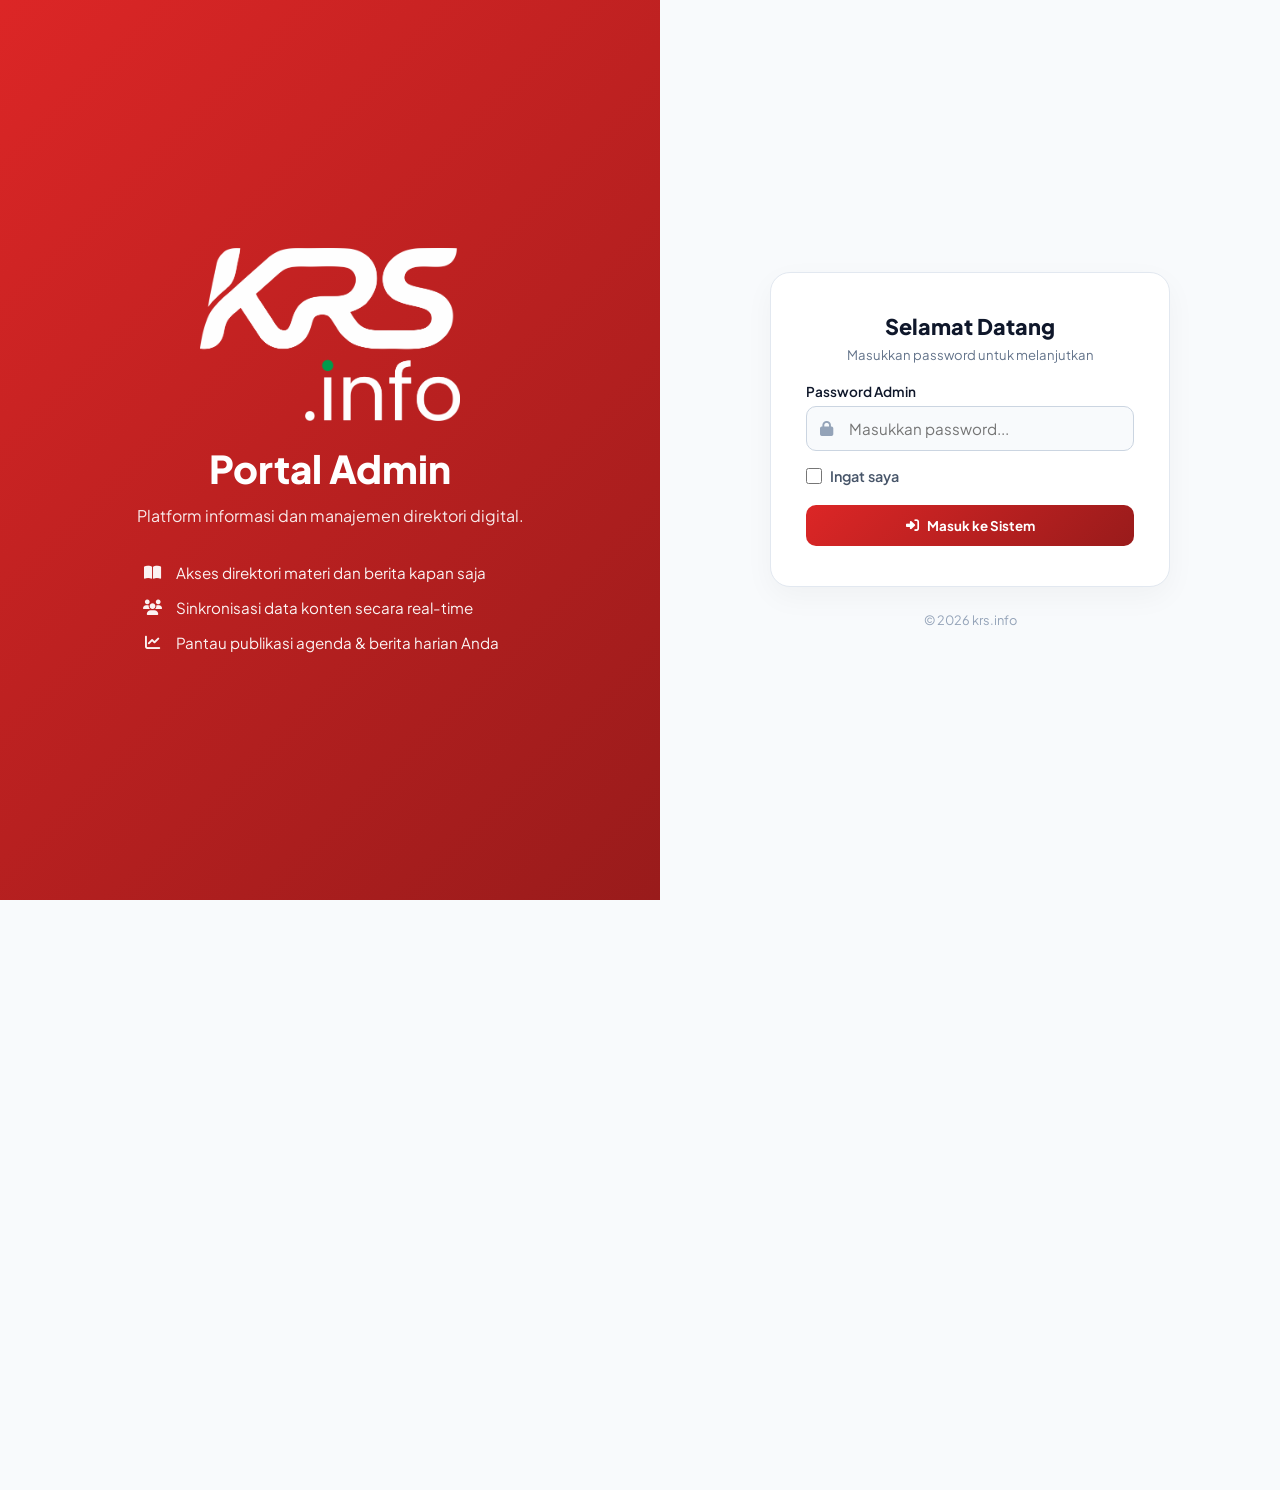
<file: admin.html>
<!doctype html>
<html lang="id">
  <head>
    <meta charset="UTF-8" />
    <meta name="viewport" content="width=device-width, initial-scale=1.0" />
    <title>Admin Panel - krs.info</title>
    <link
      href="https://fonts.googleapis.com/css2?family=Plus+Jakarta+Sans:wght@400;500;600;700;800&display=swap"
      rel="stylesheet"
    />
    <link
      rel="stylesheet"
      href="https://cdnjs.cloudflare.com/ajax/libs/font-awesome/6.4.0/css/all.min.css"
    />
    <style>
      :root {
        --primary-red: #dc2626;
        --primary-dark: #b91c1c;
        --bg-light: #f8fafc;
        --text-main: #0f172a;
        --border-color: #cbd5e1;
      }
      * {
        box-sizing: border-box;
        margin: 0;
        padding: 0;
        font-family: "Plus Jakarta Sans", sans-serif;
      }
      html,
      body {
        width: 100%;
        height: 100%;
        overflow-x: hidden;
        background-color: var(--bg-light);
        color: var(--text-main);
      }
      body {
        padding: 20px;
        display: none;
      }

      /* 1. Loading Screen Dinamis */
      #loadingScreen {
        position: fixed;
        inset: 0;
        width: 100vw;
        height: 100dvh;
        background: linear-gradient(135deg, #dc2626 0%, #991b1b 100%);
        color: white;
        display: none;
        flex-direction: column;
        align-items: center;
        justify-content: center;
        z-index: 9999;
        text-align: center;
        padding: 20px;
        overflow: hidden;
      }
      #loadingScreen h1 {
        font-size: 2.5rem;
        font-weight: 800;
        letter-spacing: 1px;
        margin-bottom: 10px;
        color: white;
      }
      #loadingScreen p {
        font-size: 1rem;
        opacity: 0.9;
      }

      /* 2. Login Screen (Split Screen Style krs.info) */
      #loginScreen {
        position: fixed;
        inset: 0;
        width: 100vw;
        height: 100dvh;
        background: #ffffff;
        display: none;
        z-index: 9998;
        overflow: hidden;
      }
      .login-split-container {
        display: flex;
        width: 100%;
        height: 100%;
      }

      /* Pane Kiri (Desktop) */
      .login-left-pane {
        flex: 1;
        background: linear-gradient(135deg, #dc2626 0%, #991b1b 100%);
        color: white;
        display: flex;
        flex-direction: column;
        justify-content: center;
        align-items: center;
        text-align: center;
        padding: 60px;
        height: 100%;
        overflow: hidden;
      }
      .login-left-pane .brand-icon-box {
        max-width: 260px; /* Diperbesar dari 180px */
        height: auto;
        display: flex;
        align-items: center;
        justify-content: center;
        margin-bottom: 25px;
      }
      .login-left-pane .brand-icon-box img {
        width: 100%;
        height: auto;
        object-fit: contain;
      }
      .login-left-pane h1 {
        font-size: 2.4rem;
        font-weight: 800;
        margin-bottom: 12px;
        color: white;
        line-height: 1.2;
      }
      .login-left-pane > p {
        font-size: 1rem;
        opacity: 0.9;
        margin-bottom: 35px;
        max-width: 420px;
        line-height: 1.5;
      }
      .login-features {
        display: flex;
        flex-direction: column;
        gap: 16px;
        align-items: flex-start;
        max-width: 380px;
        width: 100%;
      }
      .login-feature-item {
        display: flex;
        align-items: center;
        gap: 12px;
        font-size: 0.95rem;
        opacity: 0.95;
        text-align: left;
      }
      .login-feature-item i {
        width: 24px;
        text-align: center;
      }

      /* Pane Kanan (Form & Mobile Header) */
      .login-right-pane {
        flex: 1;
        background: #f8fafc;
        display: flex;
        flex-direction: column;
        align-items: center;
        justify-content: center;
        padding: 40px;
        position: relative;
        height: 100%;
        overflow-y: auto;
      }

      /* Header Khusus Mobile di atas kotak login */
      .login-mobile-header {
        display: none;
        text-align: center;
        margin-bottom: 20px;
      }
      .login-mobile-header img {
        max-width: 150px; /* Diperbesar dari 100px */
        height: auto;
        margin-bottom: 12px;
        object-fit: contain;
      }
      .login-mobile-header h1 {
        font-size: 1.6rem;
        font-weight: 800;
        color: var(--text-main);
        margin-bottom: 4px;
      }
      .login-mobile-header p {
        font-size: 0.82rem;
        color: #64748b;
        max-width: 280px;
        margin: 0 auto;
        line-height: 1.4;
      }

      .login-card {
        background: #ffffff;
        width: 100%;
        max-width: 400px;
        padding: 40px 35px;
        border-radius: 20px;
        box-shadow: 0 10px 30px rgba(0, 0, 0, 0.04);
        border: 1px solid #e2e8f0;
      }
      .login-card h2 {
        font-size: 1.35rem;
        color: var(--text-main);
        font-weight: 800;
        margin-bottom: 6px;
        text-align: center;
      }
      .login-card > p {
        font-size: 0.82rem;
        color: #64748b;
        margin-bottom: 20px;
        text-align: center;
      }
      .login-input-group {
        position: relative;
        margin-bottom: 16px;
      }
      .login-input-group label {
        display: block;
        font-weight: 600;
        font-size: 0.85rem;
        margin-bottom: 6px;
        color: var(--text-main);
      }
      .login-input-field-wrap {
        position: relative;
        display: flex;
        align-items: center;
      }
      .login-input-field-wrap i.field-icon {
        position: absolute;
        left: 14px;
        color: #94a3b8;
        font-size: 0.95rem;
      }
      .login-input-field-wrap input {
        width: 100%;
        padding: 12px 14px 12px 42px;
        border: 1px solid var(--border-color);
        border-radius: 10px;
        font-size: 0.95rem;
        outline: none;
        background: #f8fafc;
        transition: 0.2s;
      }
      .login-input-field-wrap input:focus {
        border-color: var(--primary-red);
        background: #fff;
        box-shadow: 0 0 0 3px rgba(220, 38, 38, 0.1);
      }
      .login-remember-row {
        display: flex;
        align-items: center;
        gap: 8px;
        font-size: 0.85rem;
        color: #475569;
        margin-bottom: 20px;
        margin-top: 10px;
      }
      .login-remember-row input {
        width: 16px;
        height: 16px;
        accent-color: var(--primary-red);
        cursor: pointer;
      }
      .login-footer-text {
        margin-top: 25px;
        font-size: 0.8rem;
        color: #94a3b8;
        text-align: center;
      }

      /* Pengaturan Responsif Media Queries */
      @media (max-width: 900px) {
        .login-split-container {
          flex-direction: column;
        }
        .login-left-pane {
          display: none;
        }
        .login-right-pane {
          background: #f8fafc;
          padding: 20px;
          justify-content: center;
          padding-top: 20px;
        }
        .login-mobile-header {
          display: block;
        }
        .login-card {
          box-shadow: 0 10px 30px rgba(0, 0, 0, 0.04);
          border: 1px solid #e2e8f0;
          background: #ffffff;
          padding: 30px 25px;
          max-width: 400px;
        }
      }

      /* Modal Settings & Akun */
      #settingsModal {
        display: none;
        position: fixed;
        inset: 0;
        width: 100vw;
        height: 100dvh;
        background: rgba(0, 0, 0, 0.5);
        z-index: 1000;
        align-items: center;
        justify-content: center;
        padding: 20px;
        overflow: hidden;
      }
      .modal-content {
        background: #fff;
        width: 100%;
        max-width: 450px;
        padding: 25px;
        border-radius: 16px;
        box-shadow: 0 10px 30px rgba(0, 0, 0, 0.1);
        position: relative;
        max-height: 90vh;
        overflow-y: auto;
      }
      .modal-header {
        display: flex;
        justify-content: space-between;
        align-items: center;
        margin-bottom: 15px;
        border-bottom: 1px solid #e2e8f0;
        padding-bottom: 10px;
      }
      .modal-close {
        cursor: pointer;
        font-size: 1.2rem;
        color: #64748b;
      }
      .modal-section-title {
        font-size: 0.95rem;
        color: var(--primary-red);
        font-weight: 700;
        margin-top: 15px;
        margin-bottom: 10px;
        border-bottom: 1px dashed #e2e8f0;
        padding-bottom: 5px;
      }

      /* Main Container & Layout */
      .container {
        max-width: 850px;
        margin: 40px auto;
        background: #ffffff;
        padding: 30px;
        border-radius: 16px;
        box-shadow: 0 4px 20px rgba(0, 0, 0, 0.05);
        border: 1px solid #e2e8f0;
      }

      /* STYLING HEADER (DESKTOP & MOBILE NAVBAR) */
      .app-header {
        display: grid;
        grid-template-columns: auto 1fr auto;
        align-items: center;
        gap: 15px;
        margin-bottom: 25px;
        border-bottom: 2px solid #f1f5f9;
        padding-bottom: 15px;
      }
      .brand-title {
        display: flex;
        align-items: center;
      }

      /* STYLE LOGO DENGAN ANIMASI KILAP (SHIMMER) */
      .brand-logo-shine {
        position: relative;
        overflow: hidden;
        display: inline-flex;
        align-items: center;
        max-width: 110px;
        height: auto;
        border-radius: 8px;
      }
      .brand-logo-shine img {
        width: 100%;
        height: auto;
        object-fit: contain;
        display: block;
      }
      .brand-logo-shine::after {
        content: "";
        position: absolute;
        top: -50%;
        left: -150%;
        width: 50%;
        height: 200%;
        background: linear-gradient(
          to right,
          rgba(255, 255, 255, 0) 0%,
          rgba(255, 255, 255, 0.5) 50%,
          rgba(255, 255, 255, 0) 100%
        );
        transform: rotate(30deg);
        animation: shineEffect 3s infinite;
      }
      @keyframes shineEffect {
        0% {
          left: -150%;
        }
        20% {
          left: 150%;
        }
        100% {
          left: 150%;
        }
      }

      /* Kotak Jam & Tanggal */
      .realtime-clock-box {
        background: #f8fafc;
        border: 1px solid var(--border-color);
        padding: 6px 12px;
        border-radius: 10px;
        text-align: center;
        display: flex;
        flex-direction: column;
        justify-content: center;
        align-items: center;
        margin: 0 auto;
        box-shadow: inset 0 1px 2px rgba(0, 0, 0, 0.02);
      }
      .realtime-time {
        font-size: 0.95rem;
        font-weight: 800;
        color: var(--primary-red);
        letter-spacing: 0.5px;
        line-height: 1.2;
      }
      .realtime-date {
        font-size: 0.7rem;
        color: #64748b;
        font-weight: 600;
      }

      /* Dropdown Menu Pengaturan & Logout */
      .header-actions {
        position: relative;
        display: flex;
        justify-content: flex-end;
      }
      .dropdown-toggle-btn {
        background: #f1f5f9;
        color: var(--text-main);
        border: 1px solid var(--border-color);
        padding: 8px 12px;
        border-radius: 8px;
        cursor: pointer;
        display: inline-flex;
        align-items: center;
        gap: 6px;
        font-size: 0.8rem;
        font-weight: 600;
        transition: 0.2s;
        white-space: nowrap;
      }
      .dropdown-toggle-btn:hover {
        background: #e2e8f0;
      }
      .dropdown-menu-box {
        display: none;
        position: absolute;
        right: 0;
        top: calc(100% + 8px);
        background: #ffffff;
        border: 1px solid var(--border-color);
        border-radius: 10px;
        box-shadow: 0 10px 25px rgba(0, 0, 0, 0.08);
        width: 170px;
        z-index: 100;
        overflow: hidden;
      }
      .dropdown-menu-box.show {
        display: block;
      }
      .dropdown-item {
        width: 100%;
        padding: 10px 14px;
        text-align: left;
        background: none;
        border: none;
        font-size: 0.85rem;
        font-weight: 600;
        color: var(--text-main);
        cursor: pointer;
        display: flex;
        align-items: center;
        gap: 8px;
        transition: background 0.15s;
        text-decoration: none;
      }
      .dropdown-item:hover {
        background: #f8fafc;
      }
      .dropdown-item.logout-text {
        color: #dc2626;
        border-top: 1px solid #f1f5f9;
      }
      .dropdown-item.logout-text:hover {
        background: #fee2e2;
      }

      .form-group {
        margin-bottom: 16px;
      }
      label {
        display: block;
        font-weight: 600;
        font-size: 0.9rem;
        margin-bottom: 6px;
      }
      input,
      textarea,
      select {
        width: 100%;
        padding: 10px 14px;
        border: 1px solid var(--border-color);
        border-radius: 8px;
        font-size: 0.95rem;
        outline: none;
      }
      input:focus,
      textarea:focus {
        border-color: var(--primary-red);
      }
      textarea {
        resize: vertical;
        height: 100px;
      }
      .btn {
        background: linear-gradient(135deg, #dc2626 0%, #991b1b 100%);
        color: white;
        border: none;
        padding: 12px 20px;
        border-radius: 10px;
        font-weight: 700;
        cursor: pointer;
        width: 100%;
        display: flex;
        justify-content: center;
        align-items: center;
        gap: 8px;
        margin-top: 10px;
        transition: opacity 0.2s;
      }
      .btn:hover {
        opacity: 0.9;
      }
      .btn-secondary {
        background: #64748b;
        margin-top: 5px;
      }
      .btn-danger {
        background: #dc2626;
        padding: 9px 14px;
        font-size: 0.85rem;
        width: auto;
        display: inline-flex;
        border-radius: 8px;
      }
      .btn-warning {
        background: #d97706;
        padding: 6px 12px;
        font-size: 0.8rem;
        width: auto;
        display: inline-flex;
      }
      .status-msg {
        margin-top: 15px;
        padding: 10px;
        border-radius: 6px;
        font-size: 0.9rem;
        display: none;
      }
      .success {
        background: #dcfce7;
        color: #166534;
        border: 1px solid #bbf7d0;
      }
      .error {
        background: #fee2e2;
        color: #991b1b;
        border: 1px solid #fecaca;
      }
      .form-section {
        display: none;
      }
      .form-section.active {
        display: block;
      }
      .file-info {
        font-size: 0.8rem;
        color: #64748b;
        margin-top: 4px;
      }
      .manage-section {
        margin-top: 40px;
        border-top: 2px dashed #e2e8f0;
        padding-top: 20px;
      }
      table {
        width: 100%;
        border-collapse: collapse;
        margin-top: 15px;
        font-size: 0.9rem;
      }
      th,
      td {
        border: 1px solid #cbd5e1;
        padding: 10px;
        text-align: left;
      }
      th {
        background: #f1f5f9;
      }

      /* MEDIA QUERIES: MOBILE NAVBAR HORIZONTAL */
      @media (max-width: 768px) {
        .app-header {
          display: flex;
          flex-direction: row;
          justify-content: space-between;
          align-items: center;
          gap: 8px;
          padding-bottom: 12px;
        }
        .brand-logo-shine {
          max-width: 85px;
        }
        .realtime-clock-box {
          padding: 4px 8px;
          margin: 0;
          flex: 1;
          max-width: 140px;
        }
        .realtime-time {
          font-size: 0.8rem;
        }
        .realtime-date {
          font-size: 0.6rem;
        }
        .dropdown-toggle-btn {
          padding: 7px 10px;
          font-size: 0.75rem;
        }
        .dropdown-menu-box {
          right: 0;
          left: auto;
          transform: none;
        }
        .container {
          margin: 10px auto;
          padding: 18px;
          border-radius: 12px;
        }
      }

      @keyframes customBounce {
        0%,
        100% {
          transform: translateY(0);
        }
        50% {
          transform: translateY(-12px);
        }
      }
      .loading-bounce-logo {
        animation: customBounce 1.2s infinite ease-in-out;
      }
      .loading-bounce-text {
        animation: customBounce 1.2s infinite ease-in-out 0.3s;
      }
    </style>
  </head>
  <body>
    <!-- 1. LOADING SCREEN -->
    <div id="loadingScreen">
      <div
        class="brand-logo-load loading-bounce-logo"
        style="
          background: transparent;
          padding: 0;
          margin-bottom: 25px;
          max-width: 120px;
        "
      >
        <img
          src="logoatas.png"
          alt="Logo krs.info"
          style="width: 100%; height: auto; object-fit: contain"
        />
      </div>
      <div
        class="loading-bounce-text"
        style="display: flex; flex-direction: column; align-items: center"
      >
        <h1 id="greetingText" style="margin-bottom: 8px">SELAMAT...</h1>
        <p>Memuat sistem admin krs.info...</p>
      </div>
    </div>

    <!-- 2. LOGIN SCREEN -->
    <div id="loginScreen">
      <div class="login-split-container">
        <!-- Pane Kiri (Tampilan Desktop) -->
        <div class="login-left-pane">
          <div class="brand-icon-box">
            <img src="logoatas.png" alt="Logo krs.info" />
          </div>
          <h1>Portal Admin</h1>
          <p>Platform informasi dan manajemen direktori digital.</p>
          <div class="login-features">
            <div class="login-feature-item">
              <i class="fa-solid fa-book-open"></i> Akses direktori materi dan
              berita kapan saja
            </div>
            <div class="login-feature-item">
              <i class="fa-solid fa-users"></i> Sinkronisasi data konten secara
              real-time
            </div>
            <div class="login-feature-item">
              <i class="fa-solid fa-chart-line"></i> Pantau publikasi agenda &
              berita harian Anda
            </div>
          </div>
        </div>

        <!-- Pane Kanan (Tampilan Form & Header Mobile) -->
        <div class="login-right-pane">
          <div class="login-mobile-header">
            <img src="krslogo.png" alt="Logo krs.info" />
            <h1>Portal Admin</h1>
            <p>Platform informasi dan manajemen direktori digital.</p>
          </div>

          <div class="login-card">
            <h2>Selamat Datang</h2>
            <p>Masukkan password untuk melanjutkan</p>

            <div class="login-input-group">
              <label>Password Admin</label>
              <div class="login-input-field-wrap">
                <i class="fa-solid fa-lock field-icon"></i>
                <input
                  type="password"
                  id="adminPass"
                  placeholder="Masukkan password..."
                  onkeydown="if (event.key === 'Enter') checkLogin();"
                />
              </div>
            </div>

            <div class="login-remember-row">
              <input type="checkbox" id="rememberMe" />
              <label for="rememberMe" style="margin-bottom: 0; cursor: pointer"
                >Ingat saya</label
              >
            </div>

            <button class="btn" onclick="checkLogin()">
              <i class="fa-solid fa-right-to-bracket"></i> Masuk ke Sistem
            </button>

            <div
              id="loginError"
              style="
                color: #dc2626;
                font-size: 0.85rem;
                margin-top: 12px;
                display: none;
                font-weight: 600;
                text-align: center;
              "
            >
              Password salah! Silakan coba lagi.
            </div>
          </div>
          <div class="login-footer-text">&copy; 2026 krs.info</div>
        </div>
      </div>
    </div>

    <!-- 3. MODAL SETTINGS & GANTI PASSWORD AKUN -->
    <div id="settingsModal">
      <div class="modal-content">
        <div class="modal-header">
          <h3 style="font-size: 1rem; color: var(--primary-red)">
            <i class="fa-solid fa-gear"></i> Pengaturan
          </h3>
          <i
            class="fa-solid fa-xmark modal-close"
            onclick="toggleModal(false)"
          ></i>
        </div>

        <div class="modal-section-title">
          <i class="fa-solid fa-key"></i> Konfigurasi GitHub
        </div>
        <div class="form-group">
          <label>NOMOR PAT</label>
          <input
            type="password"
            id="ghToken"
            placeholder="ghp_xxxxxxxxxxxxxxxxxxxx"
          />
        </div>
        <div class="form-group">
          <label>Username GitHub</label>
          <input type="text" id="ghOwner" placeholder="kangirfan14" />
        </div>
        <div class="form-group">
          <label>Nama Repository</label>
          <input type="text" id="ghRepo" placeholder="krs.info.id" />
        </div>
        <button
          type="button"
          class="btn"
          onclick="saveConfigManual()"
          style="margin-bottom: 15px"
        >
          <i class="fa-solid fa-floppy-disk"></i> Simpan Konfigurasi GitHub
        </button>
        <div
          id="configSaveMsg"
          style="
            font-size: 0.85rem;
            margin-top: -5px;
            margin-bottom: 15px;
            display: none;
            font-weight: 600;
          "
        ></div>

        <div class="modal-section-title">
          <i class="fa-solid fa-user-shield"></i> Keamanan Akun (Ganti Password)
        </div>
        <div class="form-group">
          <label>Password Lama</label>
          <input
            type="password"
            id="oldPasswordInput"
            placeholder="Masukkan password..."
          />
        </div>
        <div class="form-group">
          <label>Password Baru</label>
          <input
            type="password"
            id="newPasswordInput"
            placeholder="Masukkan password..."
          />
        </div>
        <button
          type="button"
          class="btn"
          onclick="updateAdminPassword()"
          style="margin-bottom: 10px"
        >
          <i class="fa-solid fa-lock"></i> Perbarui Password
        </button>
        <div
          id="passChangeMsg"
          style="
            font-size: 0.85rem;
            margin-top: 5px;
            display: none;
            font-weight: 600;
          "
        ></div>
      </div>
    </div>

    <!-- MAIN CONTAINER -->
    <div class="container">
      <div class="app-header">
        <div class="brand-title">
          <div class="brand-logo-shine">
            <img src="krslogo.png" alt="Logo krs.info" />
          </div>
        </div>

        <div class="realtime-clock-box">
          <div id="liveTime" class="realtime-time">00:00:00</div>
          <div id="liveDate" class="realtime-date">Memuat tanggal...</div>
        </div>

        <div class="header-actions">
          <button
            type="button"
            class="dropdown-toggle-btn"
            onclick="toggleDropdown(event)"
          >
            <i class="fa-solid fa-bars"></i> Menu
            <i
              class="fa-solid fa-chevron-down"
              style="font-size: 0.65rem; margin-left: 2px"
            ></i>
          </button>
          <div id="headerDropdown" class="dropdown-menu-box">
            <button
              type="button"
              class="dropdown-item"
              onclick="
                toggleModal(true);
                closeDropdown();
              "
            >
              <i class="fa-solid fa-gear" style="color: #64748b"></i> Pengaturan
            </button>
            <button
              type="button"
              class="dropdown-item logout-text"
              onclick="logoutAdmin()"
            >
              <i class="fa-solid fa-right-from-bracket"></i> Keluar
            </button>
          </div>
        </div>
      </div>

      <div class="form-group">
        <label>Pilih Menu Konten</label>
        <select id="contentType" onchange="switchFormType()">
          <option value="berita">Kelola Data Berita</option>
          <option value="agenda">Kelola Data Agenda</option>
        </select>
      </div>

      <form id="adminForm">
        <input type="hidden" id="editIndex" value="-1" />

        <!-- FORM BERITA -->
        <div id="formBerita" class="form-section active">
          <h3
            style="
              font-size: 1rem;
              color: var(--primary-red);
              margin-bottom: 15px;
              border-bottom: 1px solid #e2e8f0;
              padding-bottom: 5px;
            "
          >
            Form Data Berita
          </h3>
          <div class="form-group">
            <label>ID Berita ( lihat angka terakhir di table dibawah )</label>
            <input type="number" id="bId" placeholder="Masukan ID..." />
          </div>
          <div class="form-group">
            <label>Judul Berita</label>
            <input type="text" id="bJudul" placeholder="Judul berita..." />
          </div>
          <div class="form-group">
            <label>Kategori</label>
            <input type="text" id="bKategori" placeholder="Info / Kegiatan" />
          </div>
          <div style="display: flex; gap: 10px; flex-wrap: wrap">
            <div class="form-group" style="flex: 1; min-width: 200px">
              <label>Waktu Kejadian</label>
              <input
                type="text"
                id="bWaktuKejadian"
                placeholder="Masukkan Lokasi..."
              />
            </div>
            <div class="form-group" style="flex: 1; min-width: 200px">
              <label>Tanggal Terbit</label>
              <input type="date" id="bTanggalRilis" />
            </div>
          </div>
          <div class="form-group">
            <label>Upload Gambar</label>
            <input type="file" id="bFileGambar" accept="image/*" />
            <div class="file-info">
              Biarkan kosong jika tidak ingin mengubah gambar saat mengedit.
            </div>
            <input type="hidden" id="bExistingGambar" />
          </div>
          <div class="form-group">
            <label>Ringkasan Singkat</label>
            <textarea
              id="bRingkasan"
              placeholder="Ketikan Cuplikan Paragraf..."
            ></textarea>
          </div>
          <div class="form-group">
            <label
              >Penjelasan Lengkap / Kronologi ( Teks sebelum tanda
              <b>-</b> otomatis tebal, Enter 2x jadi paragraf baru )</label
            >
            <textarea
              id="bKronologi"
              style="height: 150px"
              placeholder="Karangsari - Teks ini otomatis tebal...&#10;&#10;Paragraf baru di bawahnya..."
            ></textarea>
          </div>
        </div>

        <!-- FORM AGENDA -->
        <div id="formAgenda" class="form-section">
          <h3
            style="
              font-size: 1rem;
              color: var(--primary-red);
              margin-bottom: 15px;
              border-bottom: 1px solid #e2e8f0;
              padding-bottom: 5px;
            "
          >
            Form Data Agenda
          </h3>
          <div class="form-group">
            <label>ID Agenda ( lihat angka terakhir di table dibawah )</label>
            <input type="text" id="aId" placeholder="Masukkan ID" />
          </div>
          <div class="form-group">
            <label>Judul Agenda / Acara</label>
            <input type="text" id="aTitle" placeholder="Ketikan..." />
          </div>
          <div style="display: flex; gap: 10px; flex-wrap: wrap">
            <div class="form-group" style="flex: 1; min-width: 200px">
              <label>Waktu Mulai</label>
              <input type="datetime-local" id="aStart" />
            </div>
            <div class="form-group" style="flex: 1; min-width: 200px">
              <label>Waktu Selesai</label>
              <input type="datetime-local" id="aEnd" />
            </div>
          </div>
          <div class="form-group">
            <label>Lokasi Acara</label>
            <input type="text" id="aLocation" placeholder="Lokasi..." />
          </div>
          <div class="form-group">
            <label>Deskripsi Singkat</label>
            <textarea id="aDesc" placeholder="Deskripsi..."></textarea>
          </div>
          <div class="form-group">
            <label>Upload Pamflet / Poster</label>
            <input type="file" id="aFileBanner" accept="image/*" />
            <div class="file-info">
              Biarkan kosong jika tidak ingin mengubah banner saat mengedit.
            </div>
            <input type="hidden" id="aExistingBanner" />
          </div>
          <div class="form-group">
            <label>Link Dokumentasi / Google Drive</label>
            <input type="url" id="aDocLink" placeholder="https://..." />
          </div>
        </div>

        <button type="submit" class="btn" id="submitBtn">
          <i class="fa-solid fa-cloud-arrow-up"></i> Simpan Data ke GitHub
        </button>
        <button
          type="button"
          class="btn btn-secondary"
          id="cancelEditBtn"
          style="display: none"
          onclick="resetForm()"
        >
          Batal Edit
        </button>
      </form>

      <div id="statusMsg" class="status-msg"></div>

      <!-- BAGIAN MANAJEMEN KONTEN -->
      <div class="manage-section">
        <h3 style="font-size: 1.1rem; margin-bottom: 10px">
          <i class="fa-solid fa-list-check"></i> Daftar Konten
        </h3>
        <button
          type="button"
          class="btn"
          style="width: auto; padding: 8px 15px; font-size: 0.85rem"
          onclick="loadContentList()"
        >
          <i class="fa-solid fa-rotate"></i> Muat / Refresh Daftar Konten
        </button>
        <div style="overflow-x: auto">
          <table id="contentTable">
            <thead>
              <tr>
                <th>ID</th>
                <th>Judul / Nama</th>
                <th>Aksi</th>
              </tr>
            </thead>
            <tbody>
              <tr>
                <td colspan="3" style="text-align: center; color: #64748b">
                  Klik tombol "Muat / Refresh Daftar Konten" di atas.
                </td>
              </tr>
            </tbody>
          </table>
        </div>
      </div>
    </div>

    <script>
      const DEFAULT_ADMIN_PASSWORD = "admin123";

      function getAdminPassword() {
        return (
          localStorage.getItem("admin_custom_password") ||
          DEFAULT_ADMIN_PASSWORD
        );
      }

      function updateRealtimeClock() {
        const now = new Date();

        const optionsDate = {
          weekday: "long",
          day: "numeric",
          month: "long",
          year: "numeric",
        };
        const dateString = now.toLocaleDateString("id-ID", optionsDate);

        const hours = String(now.getHours()).padStart(2, "0");
        const minutes = String(now.getMinutes()).padStart(2, "0");
        const seconds = String(now.getSeconds()).padStart(2, "0");
        const timeString = `${hours}:${minutes}:${seconds} WIB`;

        const dateEl = document.getElementById("liveDate");
        const timeEl = document.getElementById("liveTime");

        if (dateEl && timeEl) {
          dateEl.innerText = dateString;
          timeEl.innerText = timeString;
        }
      }

      function toggleDropdown(event) {
        event.stopPropagation();
        const dropdown = document.getElementById("headerDropdown");
        dropdown.classList.toggle("show");
      }

      function closeDropdown() {
        const dropdown = document.getElementById("headerDropdown");
        if (dropdown) dropdown.classList.remove("show");
      }

      window.addEventListener("click", () => {
        closeDropdown();
      });

      document.addEventListener("DOMContentLoaded", () => {
        updateRealtimeClock();
        setInterval(updateRealtimeClock, 1000);

        if (localStorage.getItem("isLoggedIn") !== "true") {
          document.body.style.display = "block";
          document.getElementById("loginScreen").style.display = "block";
          document.getElementById("loadingScreen").style.display = "none";
          return;
        }

        document.getElementById("loadingScreen").style.display = "none";
        document.body.style.display = "block";

        if (localStorage.getItem("gh_token"))
          document.getElementById("ghToken").value =
            localStorage.getItem("gh_token");
        if (localStorage.getItem("gh_owner"))
          document.getElementById("ghOwner").value =
            localStorage.getItem("gh_owner");
        if (localStorage.getItem("gh_repo"))
          document.getElementById("ghRepo").value =
            localStorage.getItem("gh_repo");

        loadContentList();
      });

      function checkLogin() {
        const inputPass = document.getElementById("adminPass").value;
        if (inputPass === getAdminPassword()) {
          document.getElementById("loginScreen").style.display = "none";

          const loadingScreen = document.getElementById("loadingScreen");
          loadingScreen.style.display = "flex";

          const hour = new Date().getHours();
          let timeGreeting = "PAGI";
          if (hour >= 12 && hour < 15) timeGreeting = "SIANG";
          else if (hour >= 15 && hour < 18) timeGreeting = "SORE";
          else if (hour >= 18 || hour < 4) timeGreeting = "MALAM";

          document.getElementById("greetingText").innerText =
            `SELAMAT ${timeGreeting}`;

          setTimeout(() => {
            loadingScreen.style.opacity = "0";
            loadingScreen.style.transition = "opacity 0.5s ease";
            setTimeout(() => {
              loadingScreen.style.display = "none";
              localStorage.setItem("isLoggedIn", "true");
              location.reload();
            }, 500);
          }, 2000);
        } else {
          document.getElementById("loginError").style.display = "block";
        }
      }

      function updateAdminPassword() {
        const oldPass = document.getElementById("oldPasswordInput").value;
        const newPass = document.getElementById("newPasswordInput").value;
        const msgBox = document.getElementById("passChangeMsg");

        msgBox.style.display = "block";

        if (oldPass !== getAdminPassword()) {
          msgBox.className = "error";
          msgBox.style.color = "#dc2626";
          msgBox.innerText = "Password lama salah!";
          return;
        }

        if (!newPass || newPass.length < 4) {
          msgBox.className = "error";
          msgBox.style.color = "#dc2626";
          msgBox.innerText = "Password baru minimal 4 karakter!";
          return;
        }

        localStorage.setItem("admin_custom_password", newPass);
        msgBox.className = "success";
        msgBox.style.color = "#166534";
        msgBox.innerText = "Berhasil! Password admin telah diperbarui.";

        document.getElementById("oldPasswordInput").value = "";
        document.getElementById("newPasswordInput").value = "";
      }

      function logoutAdmin() {
        if (confirm("Apakah Anda yakin ingin keluar?")) {
          localStorage.removeItem("isLoggedIn");
          location.reload();
        }
      }

      function toggleModal(show) {
        document.getElementById("settingsModal").style.display = show
          ? "flex"
          : "none";
      }

      function saveConfigManual() {
        const token = document.getElementById("ghToken").value.trim();
        const owner = document.getElementById("ghOwner").value.trim();
        const repo = document.getElementById("ghRepo").value.trim();
        const msgBox = document.getElementById("configSaveMsg");

        msgBox.style.display = "block";

        if (!token || !owner || !repo) {
          msgBox.className = "error";
          msgBox.style.color = "#dc2626";
          msgBox.innerText = "Semua konfigurasi GitHub harus diisi!";
          return;
        }

        localStorage.setItem("gh_token", token);
        localStorage.setItem("gh_owner", owner);
        localStorage.setItem("gh_repo", repo);

        msgBox.className = "success";
        msgBox.style.color = "#166534";
        msgBox.innerText = "Berhasil! Konfigurasi GitHub telah disimpan.";

        loadContentList();
      }

      function switchFormType() {
        const type = document.getElementById("contentType").value;
        if (type === "berita") {
          document.getElementById("formBerita").classList.add("active");
          document.getElementById("formAgenda").classList.remove("active");
        } else {
          document.getElementById("formAgenda").classList.add("active");
          document.getElementById("formBerita").classList.remove("active");
        }
        resetForm();
        loadContentList();
      }

      function resetForm() {
        document.getElementById("adminForm").reset();
        document.getElementById("editIndex").value = "-1";
        document.getElementById("submitBtn").innerHTML =
          '<i class="fa-solid fa-cloud-arrow-up"></i> Simpan Data ke GitHub';
        document.getElementById("cancelEditBtn").style.display = "none";
      }

      function formatBeritaToHtml(rawText) {
        if (!rawText) return "";
        const paragraphs = rawText.split(/\n\s*\n/);
        return paragraphs
          .map((p) => {
            let trimmed = p.trim();
            if (!trimmed) return "";
            if (trimmed.includes(" - ")) {
              const parts = trimmed.split(" - ");
              const boldPart = parts[0].trim();
              const restPart = parts.slice(1).join(" - ").trim();
              return `<p><strong>${boldPart}</strong> - ${restPart}</p>`;
            } else {
              return `<p>${trimmed}</p>`;
            }
          })
          .join("");
      }

      function htmlToPlainText(html) {
        if (!html) return "";
        let text = html
          .replace(/<\/p><p>/g, "\n\n")
          .replace(/<p>/g, "")
          .replace(/<\/p>/g, "")
          .replace(/<strong>(.*?)<\/strong> - /g, "$1 - ");
        return text;
      }

      function formatDateTimeForWeb(val) {
        if (!val) return "";
        return val.replace("T", " ");
      }

      async function uploadFileToGitHub(file, token, owner, repo) {
        const fileName = file.name;
        const path = `images/${fileName}`;
        const apiUrl = `https://api.github.com/repos/${owner}/${repo}/contents/${path}`;
        const base64Content = await new Promise((resolve, reject) => {
          const reader = new FileReader();
          reader.readAsDataURL(file);
          reader.onload = () => resolve(reader.result.split(",")[1]);
          reader.onerror = (error) => reject(error);
        });

        let sha = null;
        try {
          const checkRes = await fetch(apiUrl, {
            headers: { Authorization: `token ${token}` },
          });
          if (checkRes.ok) {
            const existingFile = await checkRes.json();
            sha = existingFile.sha;
          }
        } catch (e) {}

        const uploadRes = await fetch(apiUrl, {
          method: "PUT",
          headers: {
            Authorization: `token ${token}`,
            "Content-Type": "application/json",
          },
          body: JSON.stringify({
            message: `Admin: Upload image ${fileName}`,
            content: base64Content,
            ...(sha && { sha }),
          }),
        });

        if (!uploadRes.ok) throw new Error(`Gagal meng-upload file gambar.`);
        return path;
      }

      let cachedRawData = "";
      let cachedFileSha = "";

      async function fetchGitHubData() {
        const token = document.getElementById("ghToken").value.trim();
        const owner = document.getElementById("ghOwner").value.trim();
        const repo = document.getElementById("ghRepo").value.trim();
        const type = document.getElementById("contentType").value;
        const fileName =
          type === "berita" ? "berita-data.js" : "agenda-data.js";
        const apiUrl = `https://api.github.com/repos/${owner}/${repo}/contents/${fileName}`;

        const res = await fetch(apiUrl, {
          headers: { Authorization: `token ${token}` },
        });
        if (!res.ok) throw new Error("Gagal mengambil file dari GitHub.");
        const fileData = await res.json();
        cachedFileSha = fileData.sha;
        cachedRawData = decodeURIComponent(escape(atob(fileData.content)));
        return cachedRawData;
      }

      function parseDataArray(rawText) {
        try {
          const start = rawText.indexOf("[");
          const end = rawText.lastIndexOf("]");
          if (start === -1 || end === -1) return [];
          const arrayString = rawText.substring(start, end + 1);
          return Function(`return ${arrayString}`)();
        } catch (e) {
          console.error("Gagal parse data:", e);
          return [];
        }
      }

      async function loadContentList() {
        const token = document.getElementById("ghToken").value.trim();
        const owner = document.getElementById("ghOwner").value.trim();
        const repo = document.getElementById("ghRepo").value.trim();
        if (!token || !owner || !repo) return;

        const tbody = document.querySelector("#contentTable tbody");
        tbody.innerHTML = `<tr><td colspan="3" style="text-align: center;">Memuat data...</td></tr>`;

        try {
          const raw = await fetchGitHubData();
          const items = parseDataArray(raw);

          if (items.length === 0) {
            tbody.innerHTML = `<tr><td colspan="3" style="text-align: center; color: #64748b;">Belum ada data.</td></tr>`;
            return;
          }

          tbody.innerHTML = "";
          items.forEach((item, index) => {
            const title = item.judul || item.title || `Item #${index}`;
            const tr = document.createElement("tr");
            tr.innerHTML = `
            <td>${index + 1}</td>
            <td><b>${title}</b></td>
            <td>
              <button type="button" class="btn btn-warning" onclick="prepareEdit(${index})"><i class="fa-solid fa-pen"></i> Edit</button>
              <button type="button" class="btn btn-danger" onclick="deleteItem(${index})"><i class="fa-solid fa-trash"></i> Hapus</button>
            </td>
          `;
            tbody.appendChild(tr);
          });
        } catch (err) {
          tbody.innerHTML = `<tr><td colspan="3" style="text-align: center; color: red;">Error: ${err.message}</td></tr>`;
        }
      }

      async function prepareEdit(index) {
        try {
          const raw = await fetchGitHubData();
          const items = parseDataArray(raw);
          const item = items[index];
          const type = document.getElementById("contentType").value;

          document.getElementById("editIndex").value = index;
          document.getElementById("submitBtn").innerHTML =
            '<i class="fa-solid fa-floppy-disk"></i> Update Perubahan ke GitHub';
          document.getElementById("cancelEditBtn").style.display = "block";

          if (type === "berita") {
            document.getElementById("bId").value = item.id || "";
            document.getElementById("bJudul").value = item.judul || "";
            document.getElementById("bKategori").value = item.kategori || "";
            document.getElementById("bWaktuKejadian").value =
              item.waktuKejadian || "";
            document.getElementById("bTanggalRilis").value =
              item.tanggalRilis || "";
            document.getElementById("bExistingGambar").value =
              item.gambar || "";
            document.getElementById("bRingkasan").value = item.ringkasan || "";
            document.getElementById("bKronologi").value = htmlToPlainText(
              item.kronologi || "",
            );
          } else {
            document.getElementById("aId").value = item.id || "";
            document.getElementById("aTitle").value = item.title || "";
            document.getElementById("aStart").value = item.start
              ? item.start.replace(" ", "T")
              : "";
            document.getElementById("aEnd").value = item.end
              ? item.end.replace(" ", "T")
              : "";
            document.getElementById("aLocation").value = item.location || "";
            document.getElementById("aDesc").value = item.desc || "";
            document.getElementById("aExistingBanner").value =
              item.banner || "";
            document.getElementById("aDocLink").value = item.docLink || "";
          }
          window.scrollTo({ top: 0, behavior: "smooth" });
        } catch (err) {
          alert("Gagal memuat data untuk diedit: " + err.message);
        }
      }

      async function deleteItem(index) {
        if (!confirm("Yakin ingin menghapus item ini dari GitHub?")) return;

        const token = document.getElementById("ghToken").value.trim();
        const owner = document.getElementById("ghOwner").value.trim();
        const repo = document.getElementById("ghRepo").value.trim();
        const type = document.getElementById("contentType").value;
        const fileName =
          type === "berita" ? "berita-data.js" : "agenda-data.js";
        const apiUrl = `https://api.github.com/repos/${owner}/${repo}/contents/${fileName}`;

        try {
          const raw = await fetchGitHubData();
          let items = parseDataArray(raw);
          const deletedTitle = items[index].judul || items[index].title;

          items.splice(index, 1);

          const newFileContent = rebuildJsFileContent(type, items);
          const encodedContent = btoa(
            unescape(encodeURIComponent(newFileContent)),
          );

          const updateRes = await fetch(apiUrl, {
            method: "PUT",
            headers: {
              Authorization: `token ${token}`,
              "Content-Type": "application/json",
            },
            body: JSON.stringify({
              message: `Admin: Hapus ${type} (${deletedTitle})`,
              content: encodedContent,
              sha: cachedFileSha,
            }),
          });

          if (!updateRes.ok)
            throw new Error("Gagal menyimpan perubahan hapus.");

          showStatus("Berhasil menghapus item!", "success");
          loadContentList();
        } catch (err) {
          showStatus(err.message, "error");
        }
      }

      function rebuildJsFileContent(type, items) {
        const varName =
          type === "berita"
            ? "const DATABASE_BERITA = [\n"
            : "const DATABASE_AGENDA = [\n";
        let body = "";

        items.forEach((item) => {
          if (type === "berita") {
            body += `  {\n    id: ${item.id},\n    judul: "${item.judul}",\n    kategori: "${item.kategori}",\n    waktuKejadian: "${item.waktuKejadian}",\n    tanggalRilis: "${item.tanggalRilis}",\n    gambar: "${item.gambar}",\n    ringkasan: "${item.ringkasan}",\n    kronologi: \`${item.kronologi}\`,\n  },\n`;
          } else {
            body += `  {\n    id: "${item.id}",\n    title: "${item.title}",\n    start: "${item.start}",\n    end: "${item.end}",\n    location: "${item.location}",\n    desc: "${item.desc}",\n    banner: "${item.banner}",\n    docLink: "${item.docLink}",\n  },\n`;
          }
        });

        return `${varName}${body}];\n`;
      }

      document
        .getElementById("adminForm")
        .addEventListener("submit", async function (e) {
          e.preventDefault();

          const token = document.getElementById("ghToken").value.trim();
          const owner = document.getElementById("ghOwner").value.trim();
          const repo = document.getElementById("ghRepo").value.trim();
          const type = document.getElementById("contentType").value;
          const editIndex = parseInt(
            document.getElementById("editIndex").value,
          );

          if (!token || !owner || !repo) {
            showStatus(
              "Mohon lengkapi konfigurasi GitHub di tombol pengaturan!",
              "error",
            );
            return;
          }

          const submitBtn = document.getElementById("submitBtn");
          submitBtn.disabled = true;

          try {
            let imagePath = "";

            if (type === "berita") {
              const fileInput = document.getElementById("bFileGambar");
              if (fileInput.files.length > 0) {
                submitBtn.innerHTML =
                  '<i class="fa-solid fa-spinner fa-spin"></i> Upload gambar...';
                imagePath = await uploadFileToGitHub(
                  fileInput.files[0],
                  token,
                  owner,
                  repo,
                );
              } else {
                imagePath = document.getElementById("bExistingGambar").value;
              }
            } else {
              const fileInput = document.getElementById("aFileBanner");
              if (fileInput.files.length > 0) {
                submitBtn.innerHTML =
                  '<i class="fa-solid fa-spinner fa-spin"></i> Upload banner...';
                imagePath = await uploadFileToGitHub(
                  fileInput.files[0],
                  token,
                  owner,
                  repo,
                );
              } else {
                imagePath = document.getElementById("aExistingBanner").value;
              }
            }

            submitBtn.innerHTML =
              '<i class="fa-solid fa-spinner fa-spin"></i> Menyimpan ke GitHub...';
            const fileName =
              type === "berita" ? "berita-data.js" : "agenda-data.js";
            const apiUrl = `https://api.github.com/repos/${owner}/${repo}/contents/${fileName}`;

            const raw = await fetchGitHubData();
            let items = parseDataArray(raw);

            let newItem = {};
            if (type === "berita") {
              const rawKronologiInput =
                document.getElementById("bKronologi").value;
              newItem = {
                id: Number(document.getElementById("bId").value),
                judul: document.getElementById("bJudul").value,
                kategori: document.getElementById("bKategori").value,
                waktuKejadian: document.getElementById("bWaktuKejadian").value,
                tanggalRilis: document.getElementById("bTanggalRilis").value,
                gambar: imagePath,
                ringkasan: document.getElementById("bRingkasan").value,
                kronologi: formatBeritaToHtml(rawKronologiInput),
              };
            } else {
              newItem = {
                id: document.getElementById("aId").value,
                title: document.getElementById("aTitle").value,
                start: formatDateTimeForWeb(
                  document.getElementById("aStart").value,
                ),
                end: formatDateTimeForWeb(
                  document.getElementById("aEnd").value,
                ),
                location: document.getElementById("aLocation").value,
                desc: document.getElementById("aDesc").value,
                banner: imagePath,
                docLink: document.getElementById("aDocLink").value,
              };
            }

            let commitMsg = "";
            if (editIndex === -1) {
              items.unshift(newItem);
              commitMsg = `Admin: Tambah ${type} baru`;
            } else {
              items[editIndex] = newItem;
              commitMsg = `Admin: Update ${type} indeks ${editIndex}`;
            }

            const newFileContent = rebuildJsFileContent(type, items);
            const encodedContent = btoa(
              unescape(encodeURIComponent(newFileContent)),
            );

            const updateRes = await fetch(apiUrl, {
              method: "PUT",
              headers: {
                Authorization: `token ${token}`,
                "Content-Type": "application/json",
              },
              body: JSON.stringify({
                message: commitMsg,
                content: encodedContent,
                sha: cachedFileSha,
              }),
            });

            if (!updateRes.ok) throw new Error("Gagal menyimpan.");

            showStatus("Berhasil! Data telah diperbarui.", "success");
            resetForm();
            loadContentList();
          } catch (err) {
            showStatus(err.message, "error");
          } finally {
            submitBtn.disabled = false;
            submitBtn.innerHTML =
              '<i class="fa-solid fa-cloud-arrow-up"></i> Simpan Data ke GitHub';
          }
        });

      function showStatus(text, type) {
        const msg = document.getElementById("statusMsg");
        msg.style.display = "block";
        msg.className = `status-msg ${type}`;
        msg.innerText = text;
      }
    </script>
  </body>
</html>
</file>
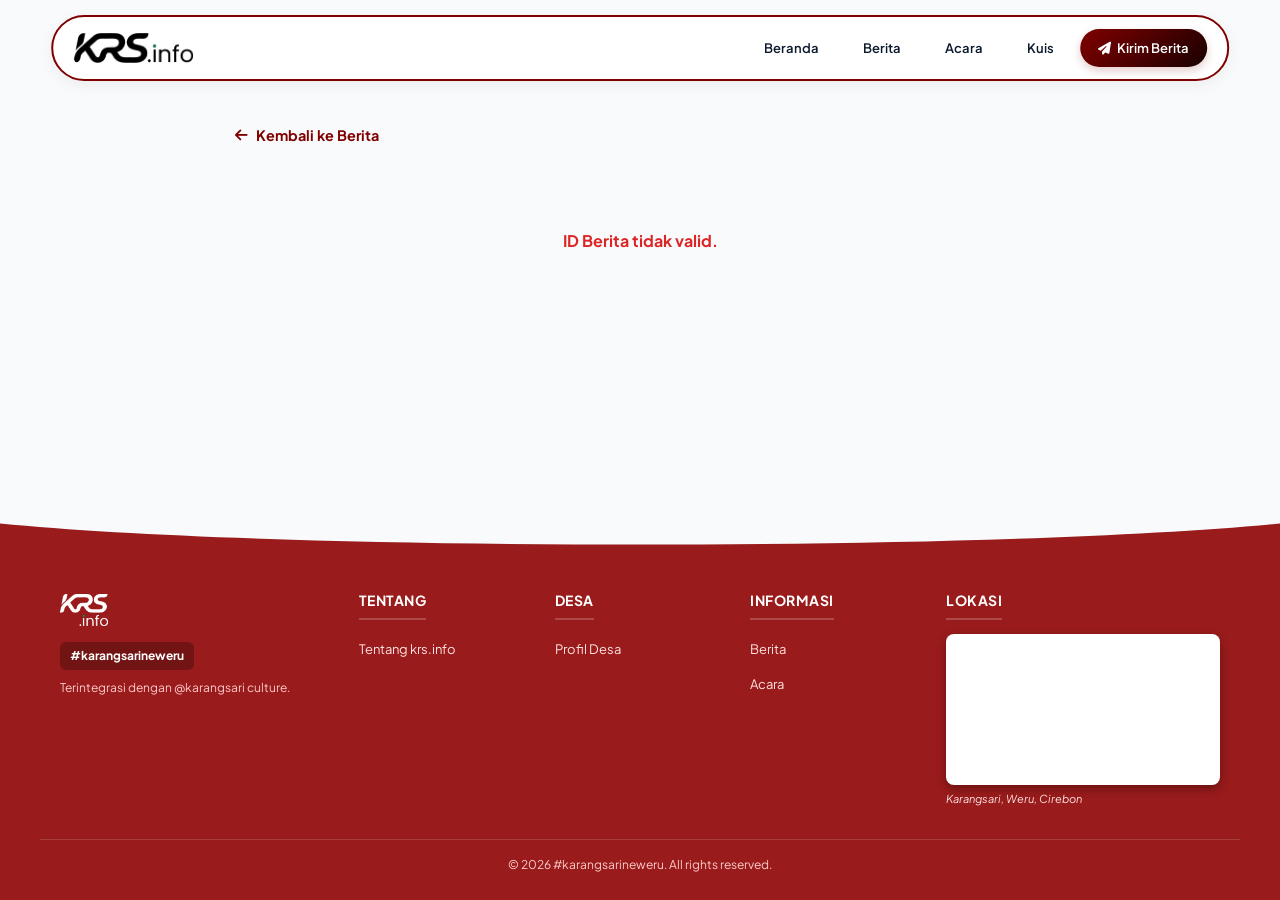
<file: berita.html>
<!doctype html>
<html lang="id">
  <head>
    <meta charset="UTF-8" />
    <meta name="viewport" content="width=device-width, initial-scale=1.0" />
    <link rel="icon" type="image/png" href="krsduwur.png" />
    
    <!-- Open Graph Meta Tags untuk Preview saat Dibagikan -->
    <title id="metaTitle">Berita | #karangsarineweru</title>
    <meta property="og:title" id="ogTitle" content="Detail Berita - krs.info" />
    <meta
      property="og:description"
      id="ogDesc"
      content="Baca berita dan informasi terkini dari krs.info"
    />
    <meta property="og:image" id="ogImage" content="" />
    <meta property="og:url" id="ogUrl" content="" />
    <meta property="og:type" content="article" />

    <!-- Font & Icon -->
    <link
      href="https://fonts.googleapis.com/css2?family=Plus+Jakarta+Sans:wght@400;500;600;700;800&display=swap"
      rel="stylesheet"
    />
    <link
      rel="stylesheet"
      href="https://cdnjs.cloudflare.com/ajax/libs/font-awesome/6.4.0/css/all.min.css"
    />
<!-- Panggil file persetujuan.js -->
  <script src="persetujuan.js" defer></script>
    <style>
      :root {
        --primary-red: #800000;
        --primary-dark: #1a0000;
        --bg-light: #f8fafc;
        --text-main: #0f172a;
        --text-muted: #475569;
        --border-color: #e2e8f0;
      }

      * {
        margin: 0;
        padding: 0;
        box-sizing: border-box;
      }

      body {
        font-family: "Plus Jakarta Sans", sans-serif;
        background-color: var(--bg-light);
        color: var(--text-main);
        line-height: 1.7;
        padding-top: 100px;
        display: flex;
        flex-direction: column;
        min-height: 100vh;
      }

      /* OVERLAY GELAP DI LUAR PANEL MOBILE */
      .mobile-backdrop {
        display: none;
        position: fixed;
        top: 0;
        left: 0;
        width: 100vw;
        height: 100vh;
        background-color: rgba(15, 23, 42, 0.5);
        z-index: 1098;
        backdrop-filter: blur(2px);
      }

      /* KONTEN UTAMA ARTIKEL */
      .article-container {
        max-width: 850px;
        width: 100%;
        margin: 20px auto 60px auto;
        padding: 0 20px;
        flex: 1;
      }

      .back-btn {
        display: inline-flex;
        align-items: center;
        gap: 8px;
        color: var(--primary-red);
        text-decoration: none;
        font-weight: 700;
        font-size: 0.9rem;
        margin-bottom: 20px;
        transition: color 0.2s, transform 0.2s;
      }

      .back-btn:hover {
        color: #b91c1c;
        transform: translateX(-3px);
      }

      .article-title {
        font-size: 2.2rem;
        font-weight: 800;
        color: var(--text-main);
        line-height: 1.3;
        margin-bottom: 15px;
      }

      .article-meta {
        display: flex;
        flex-wrap: wrap;
        gap: 20px;
        align-items: center;
        font-size: 0.9rem;
        color: var(--text-muted);
        margin-bottom: 25px;
        padding-bottom: 15px;
        border-bottom: 1px solid var(--border-color);
      }

      .article-meta span {
        display: inline-flex;
        align-items: center;
        gap: 6px;
      }

      .article-meta .badge-kategori {
        background: var(--primary-red);
        color: #ffffff;
        padding: 4px 12px;
        border-radius: 20px;
        font-size: 0.78rem;
        font-weight: 700;
        text-transform: uppercase;
      }

      .article-image-wrapper {
        width: 100%;
        max-height: 450px;
        border-radius: 16px;
        overflow: hidden;
        margin-bottom: 35px;
        box-shadow: 0 10px 30px rgba(0, 0, 0, 0.08);
        background-color: #fee2e2;
      }

      .article-image-wrapper img {
        width: 100%;
        height: 100%;
        object-fit: cover;
        display: block;
      }

      .article-body-content {
        font-size: 1.05rem;
        color: #334155;
        line-height: 1.8;
        margin-bottom: 40px;
        text-align: justify;
      }

      .article-body-content p {
        margin-bottom: 20px;
      }

      /* BAGIAN TOMBOL SHARE */
      .share-section {
        background: #ffffff;
        padding: 24px;
        border-radius: 16px;
        border: 1px solid var(--border-color);
        box-shadow: 0 4px 15px rgba(0, 0, 0, 0.03);
      }

      .share-title {
        font-size: 0.95rem;
        font-weight: 700;
        color: var(--text-main);
        margin-bottom: 15px;
        display: flex;
        align-items: center;
        gap: 8px;
      }

      .share-buttons-grid {
        display: flex;
        gap: 10px;
        flex-wrap: wrap;
      }

      .share-btn {
        display: inline-flex;
        align-items: center;
        gap: 8px;
        padding: 10px 18px;
        border-radius: 50px;
        font-size: 0.88rem;
        font-weight: 600;
        color: #ffffff;
        text-decoration: none;
        border: none;
        cursor: pointer;
        transition: opacity 0.2s, transform 0.2s;
      }

      .share-btn:hover {
        opacity: 0.9;
        transform: translateY(-2px);
      }

      .btn-whatsapp { background-color: #25d366; }
      .btn-facebook { background-color: #1877f2; }
      .btn-instagram { background: linear-gradient(45deg, #f09433, #e6683c, #dc2743, #cc2366, #bc1888); }
      .btn-copylink { background-color: #0f172a; }

      /* TOMBOL MELAYANG BACK TO TOP */
      .krs-back-to-top {
        position: fixed;
        bottom: 30px;
        right: 30px;
        width: 46px;
        height: 46px;
        border-radius: 50%;
        background: var(--primary-red);
        color: #ffffff;
        border: none;
        box-shadow: 0 6px 20px rgba(0, 0, 0, 0.25);
        cursor: pointer;
        display: flex;
        align-items: center;
        justify-content: center;
        font-size: 1.1rem;
        z-index: 999;
        opacity: 0;
        visibility: hidden;
        transform: translateY(15px);
        transition: all 0.3s cubic-bezier(0.16, 1, 0.3, 1);
      }

      .krs-back-to-top.show {
        opacity: 1;
        visibility: visible;
        transform: translateY(0);
      }

      .krs-back-to-top:hover {
        background: #991b1b;
        transform: translateY(-3px);
      }

      /* STYLING MODAL PROTOKOL KIRIM BERITA */
      .modal-17an-overlay {
        position: fixed;
        inset: 0;
        background-color: rgba(0, 0, 0, 0.6);
        backdrop-filter: blur(4px);
        -webkit-backdrop-filter: blur(4px);
        display: flex;
        align-items: center;
        justify-content: center;
        z-index: 999999;
        padding: 15px;
        box-sizing: border-box;
      }

      .protocol-box {
        background: #ffffff; 
        border-radius: 16px;
        max-width: 550px; 
        width: 100%; 
        max-height: 90vh;
        display: flex; 
        flex-direction: column; 
        overflow: hidden; 
        position: relative;
        box-shadow: 0 25px 50px -12px rgba(0,0,0,0.5);
        animation: popInLegal 0.4s cubic-bezier(0.34, 1.56, 0.64, 1);
      }

      .protocol-header {
        background: #1e293b; 
        color: #ffffff; 
        padding: 16px 20px;
        display: flex; 
        align-items: center; 
        justify-content: space-between;
        border-bottom: 3px solid #d32f2f;
      }
      .protocol-header h4 { margin: 0; font-size: 1.05rem; font-weight: 700; display: flex; align-items: center; gap: 8px; }
      
      .protocol-body {
        padding: 20px; 
        overflow-y: auto; 
        flex: 1; 
        text-align: left;
        font-size: 0.85rem; 
        color: #334155; 
        line-height: 1.6;
      }
      
      .protocol-content-text {
        background: #f8fafc; 
        border: 1px solid #e2e8f0; 
        border-radius: 10px;
        padding: 16px; 
        max-height: 260px; 
        overflow-y: auto;
      }

      .protocol-footer {
        padding: 16px 20px; 
        background: #ffffff; 
        border-top: 1px solid #e2e8f0;
        display: flex; 
        gap: 10px; 
        justify-content: flex-end;
      }
      .btn-cancel-proto {
        background: #e2e8f0; 
        color: #475569; 
        border: none; 
        padding: 10px 18px;
        border-radius: 10px; 
        font-weight: 600; 
        font-size: 0.85rem; 
        cursor: pointer;
      }
      .btn-proceed-proto {
        background: linear-gradient(135deg, #d32f2f 0%, #9a0007 100%);
        color: #ffffff; 
        border: none; 
        padding: 10px 20px; 
        border-radius: 10px;
        font-weight: 700; 
        font-size: 0.85rem; 
        cursor: pointer; 
        display: flex;
        align-items: center; 
        gap: 8px; 
        text-decoration: none;
      }
      @keyframes popInLegal { 0% { transform: scale(0.8); opacity: 0; } 100% { transform: scale(1); opacity: 1; } }

      @media (max-width: 768px) {
        body { padding-top: 80px; }
        .article-title { font-size: 1.7rem; }
        .article-image-wrapper { max-height: 260px; }
        .share-buttons-grid { flex-direction: column; }
        .share-btn { width: 100%; justify-content: center; }
        .krs-back-to-top { bottom: 20px; right: 20px; width: 42px; height: 42px; }
      }
    </style>
  </head>
  <body>
    <!-- Penampung Navbar Otomatis -->
  <div id="navbar-placeholder"></div>

  <!-- Skrip Pengambil Navbar & Inisialisasi Hamburger -->
  <script>
    fetch('navbar.html')
      .then(response => response.text())
      .then(data => {
        document.getElementById('navbar-placeholder').innerHTML = data;
        
        // Inisialisasi ulang event listener untuk hamburger SETELAH navbar masuk ke DOM
        const hamburgerBtn = document.getElementById('hamburger');
        const navMenu = document.getElementById('menu');

        if (hamburgerBtn && navMenu) {
          hamburgerBtn.addEventListener('click', function(e) {
            e.stopPropagation();
            navMenu.classList.toggle('active');
          });
        }
      })
      .catch(error => console.error('Gagal memuat navbar:', error));

    // Tutup menu jika klik di luar
    document.addEventListener("click", function(event) {
      const menu = document.getElementById("menu");
      const hamburger = document.getElementById("hamburger");

      if (menu && hamburger) {
        if (menu.classList.contains("active") && !menu.contains(event.target) && !hamburger.contains(event.target)) {
          menu.classList.remove("active");
        }
      }
    });

    // TAMBAHKAN FUNGSI INI AGAR TIDAK ERROR "is not defined"
    function handleKirimBerita(targetUrl) {
        const menu = document.getElementById('menu');
        if (menu) menu.classList.remove('active');
        
        // Jika fungsi bukaModalProtokol ada, jalankan; jika tidak, langsung arahkan ke form
        if (typeof bukaModalProtokol === 'function') {
            bukaModalProtokol(targetUrl || 'kirim-berita.html');
        } else {
            window.location.href = targetUrl || 'kirim-berita.html';
        }
    }

    function triggerKirimBerita() {
        handleKirimBerita('kirim-berita.html');
    }
  </script>

    <!-- KONTEN UTAMA ARTIKEL -->
    <main class="article-container" id="articleContentWrapper">
      <a href="index.html#Berita" class="back-btn">
        <i class="fa-solid fa-arrow-left"></i> Kembali ke Berita
      </a>
      <div style="text-align: center; padding: 60px 0; color: #64748b">
        Memuat detail berita...
      </div>
    </main>

    <!-- TOMBOL BACK TO TOP -->
    <button id="btnBackToTop" class="krs-back-to-top" title="Kembali ke atas">
      <i class="fa-solid fa-arrow-up"></i>
    </button>

    <!-- PENAMPUNG FOOTER OTOMATIS -->
    <div id="footer-placeholder"></div>

    <script>
      fetch('footer.html')
        .then(response => response.text())
        .then(data => {
          document.getElementById('footer-placeholder').innerHTML = data;
        })
        .catch(error => console.error('Gagal memuat footer:', error));
    </script>

    <!-- DATABASE & LOGIKA UTAMA -->
    <script src="berita-data.js"></script>
    <script>
      document.addEventListener("DOMContentLoaded", function () {
        const urlParams = new URLSearchParams(window.location.search);
        const beritaId = urlParams.get("id");
        const container = document.getElementById("articleContentWrapper");

        if (typeof DATABASE_BERITA !== "undefined" && beritaId) {
          const berita = DATABASE_BERITA.find((item) => item.id == beritaId);

          if (berita) {
            // Konversi Gambar ke URL Absolut Full (Wajib untuk Preview Sosmed)
            let rawImage = berita.gambar || "";
            let absoluteImageUrl = rawImage;
            if (rawImage && !rawImage.startsWith("http://") && !rawImage.startsWith("https://")) {
              const cleanPath = rawImage.startsWith("/") ? rawImage : "/" + rawImage;
              absoluteImageUrl = window.location.origin + cleanPath;
            }

            // Paksa Update Open Graph Meta Tags secara Dinamis
            document.getElementById("metaTitle").innerText = `${berita.judul} - krs.info`;
            
            const forceMeta = (id, propertyName, contentValue) => {
              let el = document.getElementById(id);
              if (!el) {
                el = document.createElement('meta');
                el.id = id;
                el.setAttribute('property', propertyName);
                document.head.appendChild(el);
              }
              el.setAttribute("content", contentValue);
            };

            forceMeta("ogTitle", "og:title", berita.judul);
            forceMeta("ogDesc", "og:description", berita.ringkasan);
            forceMeta("ogImage", "og:image", absoluteImageUrl);
            forceMeta("ogUrl", "og:url", window.location.href);

            const kronologiLengkap = berita.kronologi || berita.isi || berita.deskripsi || `<p>${berita.ringkasan}</p>`;
            const tanggalKejadian = berita.waktuKejadian || berita.tanggalRilis || "Informasi Terkini";

            const shareMessage =
              `📢 *${berita.judul}*\n\n` +
              `"${berita.ringkasan}"\n\n` +
              `-----------------------------------\n` +
              `👉 *Baca selengkapnya di sini:*\n${window.location.href}\n` +
              `-----------------------------------\n` +
              `💡 *krs.info - Media Informasi Desa Karangsari*`;

            container.innerHTML = `
              <a href="index.html#Berita" class="back-btn">
                <i class="fa-solid fa-arrow-left"></i> Kembali ke Berita
              </a>

              <h1 class="article-title">${berita.judul}</h1>
              
              <div class="article-meta">
                <span><i class="fa-regular fa-calendar"></i> ${tanggalKejadian}</span>
                <span class="badge-kategori"><i class="fa-solid fa-tag"></i> ${berita.kategori}</span>
              </div>

              <div class="article-image-wrapper">
                <img src="${berita.gambar}" alt="${berita.judul}">
              </div>

              <div class="article-body-content">
                ${kronologiLengkap}
              </div>

              <div class="share-section">
                <div class="share-title">
                  <i class="fa-solid fa-share-nodes"></i> Bagikan Berita Ini
                </div>
                <div class="share-buttons-grid">
                  <a href="https://api.whatsapp.com/send?text=${encodeURIComponent(shareMessage)}" target="_blank" class="share-btn btn-whatsapp">
                    <i class="fa-brands fa-whatsapp"></i> WhatsApp
                  </a>
                  <a href="https://www.facebook.com/sharer/sharer.php?u=${encodeURIComponent(window.location.href)}" target="_blank" class="share-btn btn-facebook">
                    <i class="fa-brands fa-facebook-f"></i> Facebook
                  </a>
                  <button type="button" onclick="shareToInstagram('${encodeURIComponent(berita.judul)}')" class="share-btn btn-instagram">
                    <i class="fa-brands fa-instagram"></i> Instagram
                  </button>
                  <button type="button" onclick="salinTautanBerita()" class="share-btn btn-copylink">
                    <i class="fa-solid fa-link"></i> Salin Tautan
                  </button>
                </div>
              </div>
            `;
          } else {
            container.innerHTML = `
              <a href="index.html#Berita" class="back-btn"><i class="fa-solid fa-arrow-left"></i> Kembali ke Berita</a>
              <div style="text-align:center; padding: 60px 0; color: #dc2626; font-weight:700;">Berita yang kamu cari tidak ditemukan.</div>
            `;
          }
        } else {
          container.innerHTML = `
            <a href="index.html#Berita" class="back-btn"><i class="fa-solid fa-arrow-left"></i> Kembali ke Berita</a>
            <div style="text-align:center; padding: 60px 0; color: #dc2626; font-weight:700;">ID Berita tidak valid.</div>
          `;
        }

        // BACK TO TOP LOGIC
        const btnTop = document.getElementById("btnBackToTop");
        window.addEventListener("scroll", function () {
          if (window.scrollY > 300) {
            btnTop.classList.add("show");
          } else {
            btnTop.classList.remove("show");
          }
        });

        btnTop.addEventListener("click", function () {
          window.scrollTo({ top: 0, behavior: "smooth" });
        });
      });

      // FUNGSI SHARE 4 TOMBOL
      function shareToInstagram(judulDecoded) {
        const currentUrl = window.location.href;
        const textToCopy = `📢 ${decodeURIComponent(judulDecoded)}\n\n👉 Baca selengkapnya: ${currentUrl}`;
        
        navigator.clipboard.writeText(textToCopy).then(() => {
          alert("Judul & Tautan berita berhasil disalin! Silakan tempel (paste) pada Story atau Direct Message Instagram Anda.");
          window.open('https://www.instagram.com', '_blank');
        }).catch(() => {
          window.open('https://www.instagram.com', '_blank');
        });
      }

      function salinTautanBerita() {
        const currentUrl = window.location.href;
        navigator.clipboard.writeText(currentUrl).then(() => {
          alert("Tautan berita berhasil disalin ke papan klip (clipboard)!");
        });
      }
    </script>
  </body>
</html>
</file>
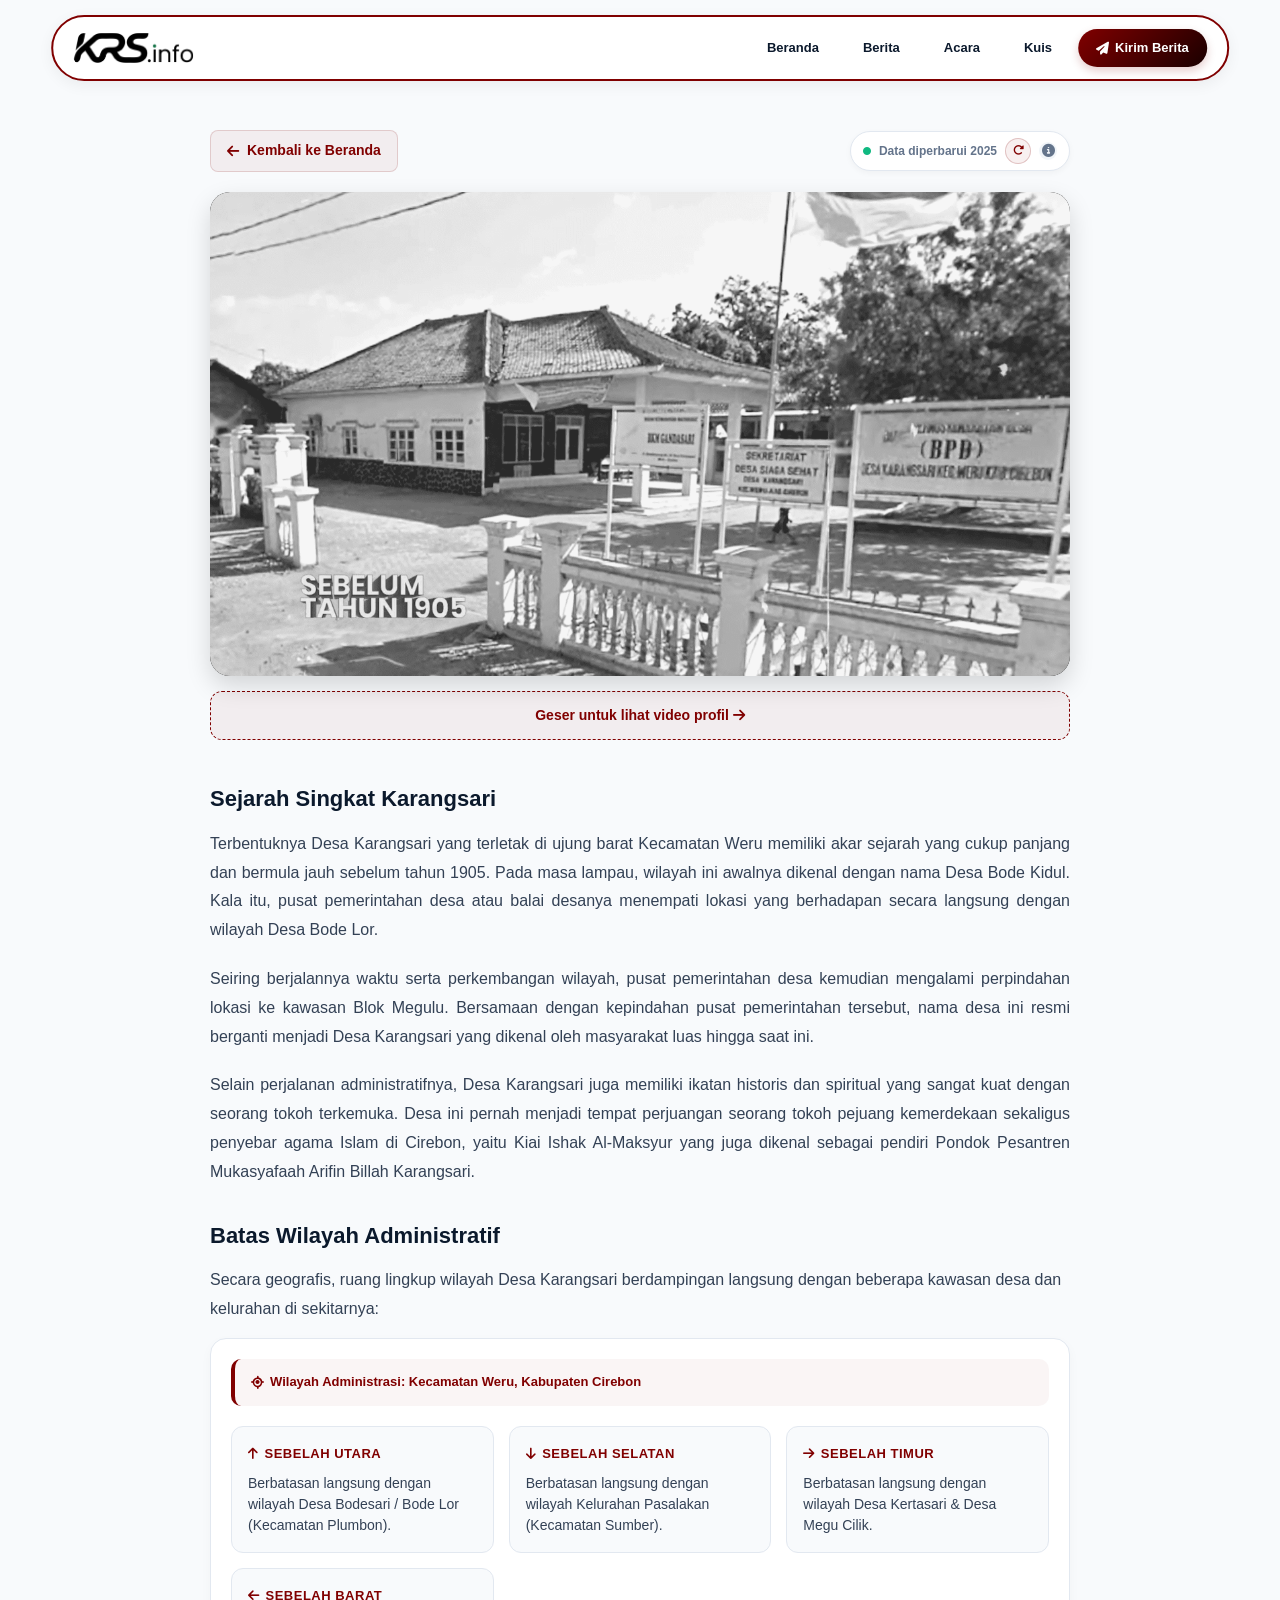
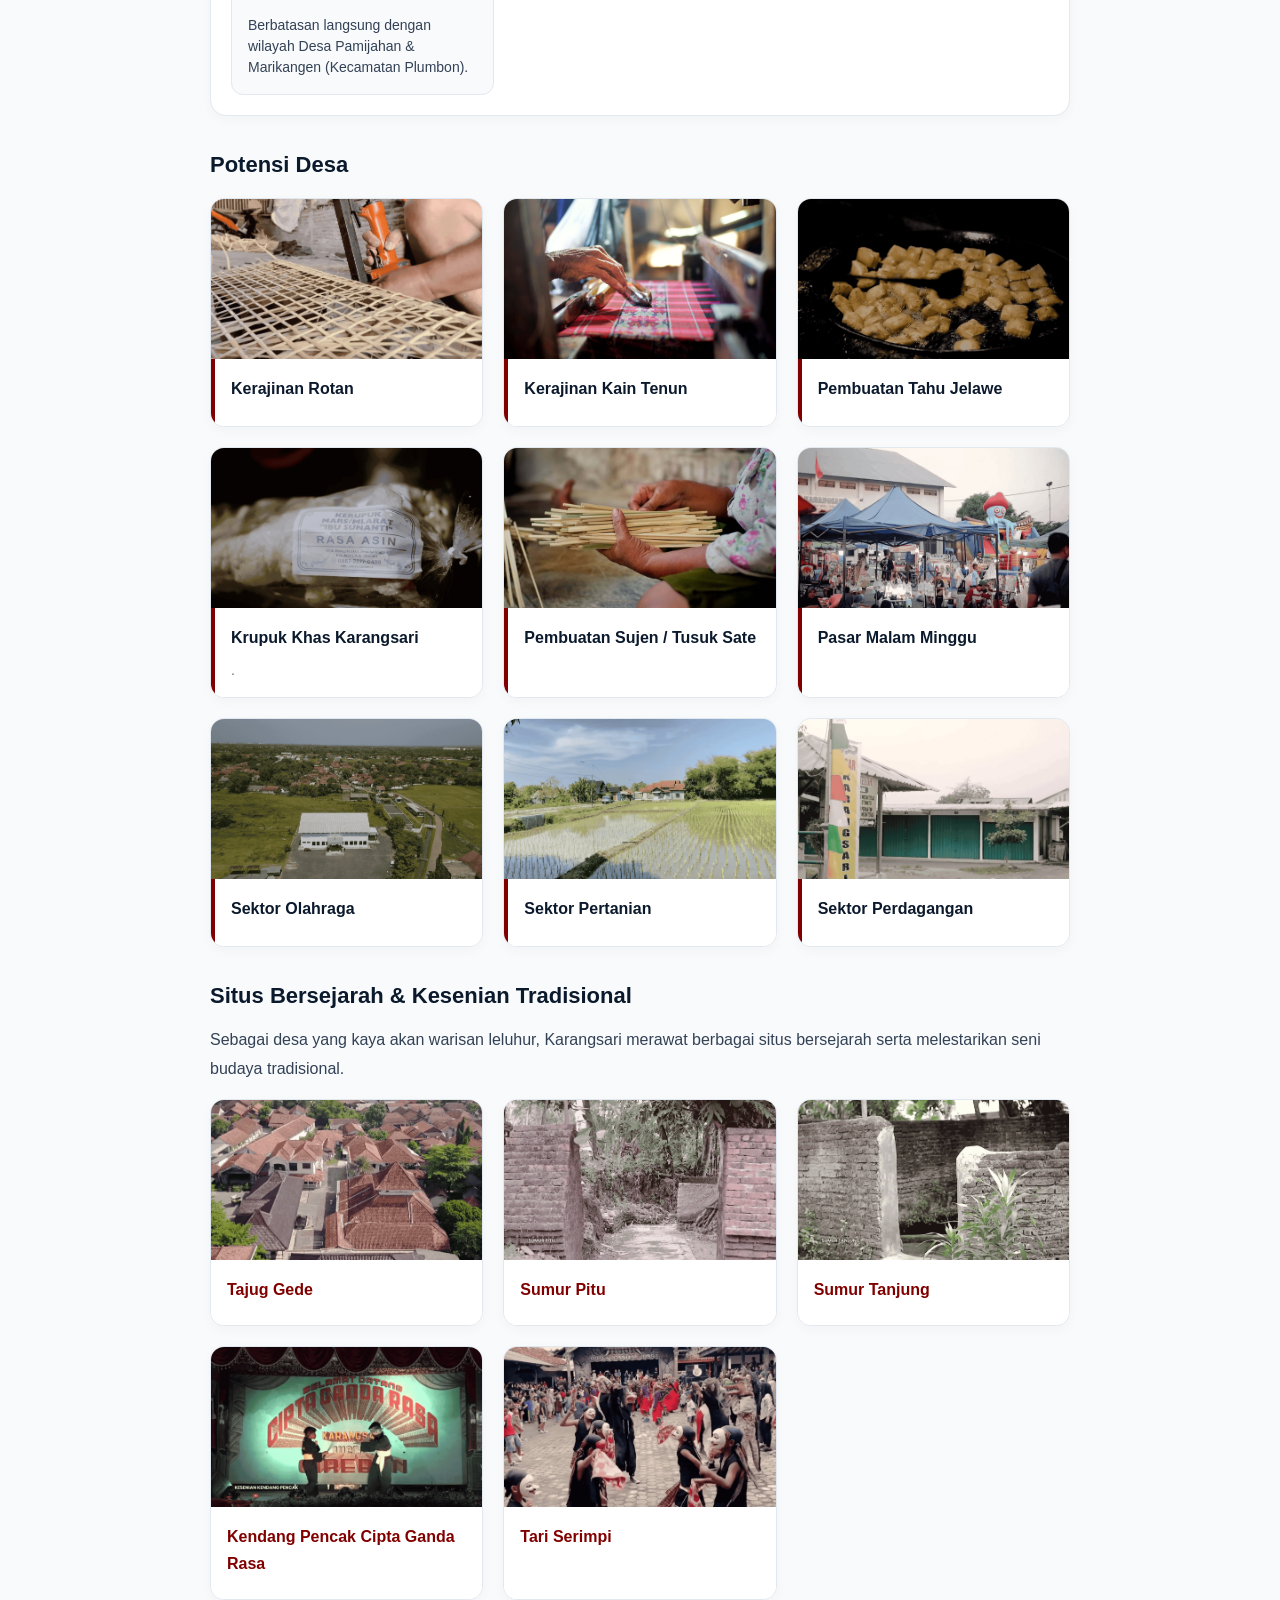
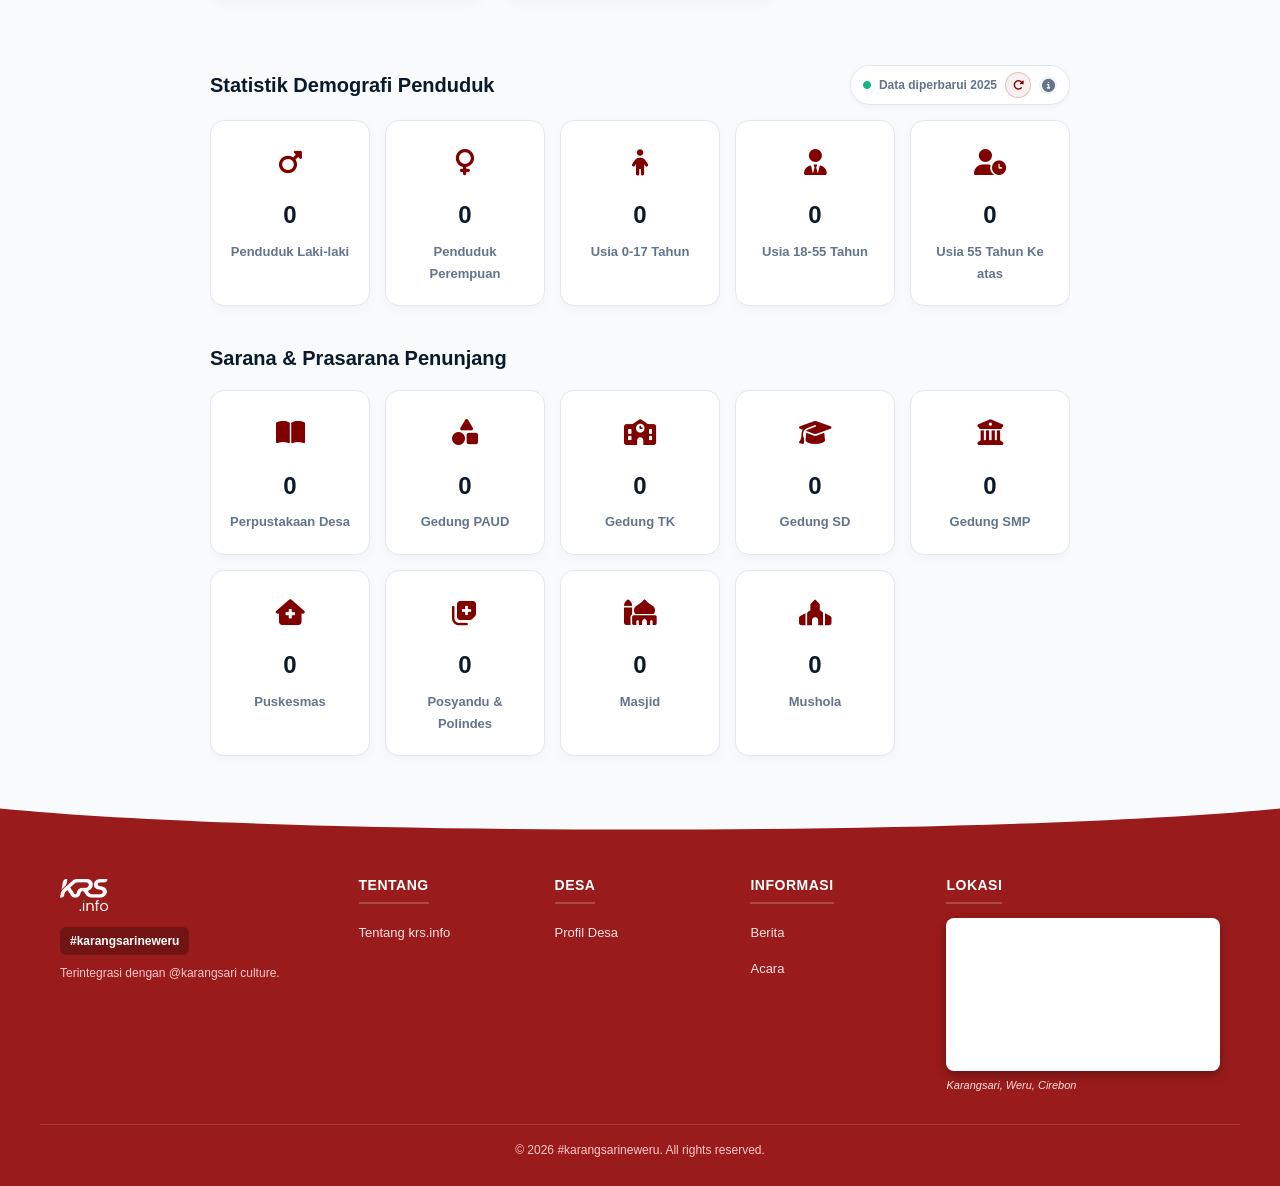
<file: karangsari.html>
<!DOCTYPE html>
<html lang="id">
<head>
  <meta charset="UTF-8">
  <meta name="viewport" content="width=device-width, initial-scale=1.0">
  <link rel="icon" type="image/png" href="krsduwur.png" />
  <title>KRS.info | #karangsarineweru</title>
  <!-- FontAwesome untuk Ikon -->
  <link rel="stylesheet" href="https://cdnjs.cloudflare.com/ajax/libs/font-awesome/6.4.0/css/all.min.css">
  
  <!-- Panggil file persetujuan.js -->
  <script src="persetujuan.js" defer></script>

  <style>
    * { box-sizing: border-box; margin: 0; padding: 0; font-family: 'Segoe UI', Tahoma, Geneva, Verdana, sans-serif; }
    body { background-color: #f8fafc; color: #0b192c; line-height: 1.7; padding-top: 130px; position: relative; }

    /* ==================== NAVBAR ==================== */
    .navbar {
      position: fixed;
      top: 15px;
      left: 50%;
      transform: translateX(-50%);
      width: 90%;
      max-width: 1200px;
      background: #ffffff;
      border: 2px solid #800000;
      border-radius: 50px;
      box-shadow: 0 4px 15px rgba(0, 0, 0, 0.08);
      z-index: 1000;
      padding: 10px 25px;
    }

    .nav-container {
      display: flex;
      justify-content: space-between;
      align-items: center;
      width: 100%;
      position: relative;
    }

    .nav-logo img {
      height: 35px;
      object-fit: contain;
      display: block;
    }

    .nav-links {
      list-style: none;
      display: flex;
      gap: 30px;
      align-items: center;
    }

    .nav-links li a {
      text-decoration: none;
      color: #0b192c;
      font-weight: 600;
      font-size: 15px;
      transition: color 0.3s;
    }

    .nav-links li a:hover {
      color: #800000;
    }

    /* Tombol Kirim Berita */
    .btn-kirim {
      background: linear-gradient(135deg, #800000 0%, #000000 100%);
      color: #ffffff !important;
      padding: 10px 20px;
      border-radius: 30px;
      display: inline-flex;
      align-items: center;
      gap: 8px;
      box-shadow: 0 4px 10px rgba(128, 0, 0, 0.3);
      transition: transform 0.2s, opacity 0.2s;
      cursor: pointer;
    }

    .btn-kirim:hover {
      opacity: 0.95;
      transform: translateY(-1px);
    }

    /* Tombol Hamburger Berwarna Merah Marun */
    .hamburger {
      display: none;
      background: none;
      border: none;
      cursor: pointer;
      font-size: 24px;
      color: #800000 !important;
      z-index: 1001;
    }

    /* ==================== KONTEN UTAMA ==================== */
    .profile-container {
      max-width: 900px;
      margin: 20px auto 40px auto;
      padding: 0 20px;
      position: relative;
    }

    /* WADAH UTAMA GLOBAL SCAN (UNTUK PERBARUI 1) */
    .global-scan-wrapper {
      position: relative;
    }

    .global-scanner-beam {
      position: absolute;
      left: 0;
      top: -100px;
      width: 100%;
      height: 90px;
      background: linear-gradient(to bottom, rgba(16, 185, 129, 0), rgba(16, 185, 129, 0.4), rgba(52, 211, 153, 0.85), #ffffff);
      box-shadow: 0 4px 20px rgba(16, 185, 129, 0.8), 0 0 35px rgba(52, 211, 153, 0.6);
      z-index: 999;
      pointer-events: none;
      opacity: 0;
    }

    .global-scanner-beam.active-global-scan {
      opacity: 1;
      animation: scanGlobalBeam 2.5s cubic-bezier(0.4, 0, 0.2, 1) forwards;
    }

    @keyframes scanGlobalBeam {
      0% { top: 0px; }
      100% { top: 100%; }
    }

    .back-bar {
      max-width: 900px;
      margin: 0 auto 20px auto;
      padding: 0 20px;
      display: flex;
      justify-content: space-between;
      align-items: center;
      flex-wrap: wrap;
      gap: 10px;
    }

    .btn-kembali {
      text-decoration: none;
      color: #800000;
      font-weight: 600;
      display: inline-flex;
      align-items: center;
      gap: 8px;
      font-size: 14px;
      background: rgba(128, 0, 0, 0.05);
      padding: 8px 16px;
      border-radius: 8px;
      border: 1px solid rgba(128, 0, 0, 0.15);
      transition: background 0.2s, transform 0.2s;
    }

    .btn-kembali:hover {
      background: rgba(128, 0, 0, 0.1);
      transform: translateX(-3px);
    }

    /* FITUR INDIKATOR DATA DIPERBARUI & RELOAD */
    .data-update-badge {
      display: inline-flex;
      align-items: center;
      gap: 8px;
      background: #ffffff;
      border: 1px solid #e2e8f0;
      padding: 6px 12px;
      border-radius: 20px;
      box-shadow: 0 2px 6px rgba(0, 0, 0, 0.04);
      font-size: 12px;
      color: #64748b;
      font-weight: 600;
      user-select: none;
      position: relative;
    }

    .data-update-badge i.status-dot {
      font-size: 8px;
      color: #10b981;
    }

    .btn-reload-data {
      background: rgba(128, 0, 0, 0.06);
      border: 1px solid rgba(128, 0, 0, 0.2);
      color: #800000;
      width: 26px;
      height: 26px;
      border-radius: 50%;
      display: inline-flex;
      align-items: center;
      justify-content: center;
      cursor: pointer;
      font-size: 11px;
      transition: all 0.25s ease;
      outline: none;
    }

    .btn-reload-data:hover {
      background: #800000;
      color: #ffffff;
      transform: rotate(180deg);
    }

    .btn-reload-data.spin-anim {
      animation: spinReload 0.8s linear infinite;
    }

    @keyframes spinReload {
      100% { transform: rotate(360deg); }
    }

    /* STYLING IKON INFORMASI (I BUNDER) & TOOLTIP (POSISI DI BAWAH) */
    .info-icon-wrapper {
      position: relative;
      display: inline-flex;
      align-items: center;
      justify-content: center;
      cursor: pointer;
      color: #64748b;
      font-size: 13px;
      width: 18px;
      height: 18px;
      border-radius: 50%;
      background: #f1f5f9;
      transition: background 0.2s, color 0.2s;
    }

    .info-icon-wrapper:hover {
      background: #800000;
      color: #ffffff;
    }

    .info-tooltip {
      position: absolute;
      top: calc(100% + 8px);
      right: 0;
      width: 260px;
      background: #0f172a;
      color: #ffffff;
      padding: 10px 12px;
      border-radius: 8px;
      font-size: 11px;
      line-height: 1.5;
      font-weight: 400;
      box-shadow: 0 10px 25px rgba(0, 0, 0, 0.15);
      z-index: 999;
      opacity: 0;
      visibility: hidden;
      transition: all 0.25s ease;
      pointer-events: none;
      text-align: left;
    }

    .info-tooltip::after {
      content: '';
      position: absolute;
      bottom: 100%;
      right: 12px;
      border-width: 5px;
      border-style: solid;
      border-color: transparent transparent #0f172a transparent;
    }

    .info-icon-wrapper:hover .info-tooltip,
    .info-tooltip.show-tooltip {
      opacity: 1;
      visibility: visible;
      pointer-events: auto;
    }

    /* ANIMASI SCANNING LOKAL UNTUK WADAH STATISTIK & SARPRAS (PERBARUI 2) */
    .scan-container-relative {
      position: relative;
      overflow: hidden;
      border-radius: 16px;
    }

    .scanner-beam {
      position: absolute;
      left: 0;
      top: -100px;
      width: 100%;
      height: 60px;
      background: linear-gradient(to bottom, rgba(16, 185, 129, 0), rgba(16, 185, 129, 0.4), rgba(52, 211, 153, 0.8), #ffffff);
      box-shadow: 0 4px 15px rgba(16, 185, 129, 0.8), 0 0 30px rgba(52, 211, 153, 0.6);
      z-index: 99;
      pointer-events: none;
      opacity: 0;
    }

    .scanner-beam.active-scan {
      opacity: 1;
      animation: scanLaser 1.5s cubic-bezier(0.4, 0, 0.2, 1) forwards;
    }

    @keyframes scanLaser {
      0% { top: -60px; }
      100% { top: 100%; }
    }

    .media-slider-wrapper {
      position: relative;
      background: #000;
      border-radius: 20px;
      overflow: hidden;
      box-shadow: 0 10px 25px rgba(0,0,0,0.15);
      margin-bottom: 15px;
      aspect-ratio: 16 / 9;
    }

    .slide-item {
      position: absolute;
      top: 0; left: 0; width: 100%; height: 100%;
      opacity: 0;
      transition: opacity 0.6s ease-in-out;
      display: flex;
      align-items: center;
      justify-content: center;
    }
    .slide-item.active {
      opacity: 1;
      z-index: 2;
    }
    .slide-item img, .slide-item iframe {
      width: 100%;
      height: 100%;
      object-fit: cover;
      border: none;
    }

    .video-hint-gesture {
      text-align: center;
      padding: 12px 20px;
      background: rgba(128, 0, 0, 0.05);
      border: 1px dashed #800000;
      border-radius: 12px;
      color: #800000;
      font-weight: 600;
      font-size: 14px;
      margin-bottom: 40px;
      cursor: pointer;
      transition: background 0.3s ease, transform 0.2s ease;
    }
    .video-hint-gesture:hover {
      background: rgba(128, 0, 0, 0.12);
      transform: translateY(-2px);
    }

    .profile-body h3 {
      font-size: 22px;
      color: #0b192c;
      margin-top: 30px;
      margin-bottom: 12px;
    }
    .profile-body p {
      font-size: 16px;
      color: #334155;
      margin-bottom: 20px;
      line-height: 1.8;
    }

    /* ==================== BATAS WILAYAH (GAYA PETA / KORDINAT) ==================== */
    .wilayah-map-container {
      background: #ffffff;
      border: 1px solid #e2e8f0;
      border-radius: 16px;
      padding: 20px;
      box-shadow: 0 4px 12px rgba(0,0,0,0.03);
      margin-top: 15px;
      margin-bottom: 30px;
    }

    .wilayah-header-info {
      display: flex;
      justify-content: space-between;
      align-items: center;
      flex-wrap: wrap;
      gap: 10px;
      background: rgba(128, 0, 0, 0.04);
      padding: 12px 16px;
      border-radius: 10px;
      border-left: 4px solid #800000;
      margin-bottom: 20px;
    }

    .wilayah-header-info .koordinat-teks {
      font-size: 13px;
      font-weight: 600;
      color: #800000;
      display: inline-flex;
      align-items: center;
      gap: 6px;
    }

    .wilayah-grid {
      display: grid;
      grid-template-columns: repeat(auto-fit, minmax(220px, 1fr));
      gap: 15px;
    }

    .wilayah-item {
      background: #f8fafc;
      border: 1px solid #e2e8f0;
      border-radius: 12px;
      padding: 16px;
      display: flex;
      flex-direction: column;
      gap: 8px;
      transition: transform 0.2s, border-color 0.2s, box-shadow 0.2s;
    }

    .wilayah-item:hover {
      transform: translateY(-2px);
      border-color: rgba(128, 0, 0, 0.3);
      box-shadow: 0 6px 15px rgba(128, 0, 0, 0.06);
      background: #ffffff;
    }

    .wilayah-badge {
      display: inline-flex;
      align-items: center;
      gap: 6px;
      font-size: 13px;
      font-weight: 700;
      color: #800000;
      text-transform: uppercase;
      letter-spacing: 0.5px;
    }

    .wilayah-item p {
      font-size: 14px;
      color: #334155;
      margin: 0;
      line-height: 1.5;
    }

    /* ==================== POTENSI UTAMA (GRID GAMBAR & TEKS) ==================== */
    .potensi-grid {
      display: grid;
      grid-template-columns: repeat(auto-fit, minmax(260px, 1fr));
      gap: 20px;
      margin-top: 15px;
      margin-bottom: 30px;
    }
    .potensi-card {
      background: #ffffff;
      border-radius: 14px;
      overflow: hidden;
      border: 1px solid #e2e8f0;
      box-shadow: 0 4px 12px rgba(0,0,0,0.03);
      display: flex;
      flex-direction: column;
      transition: transform 0.2s, box-shadow 0.2s;
    }
    .potensi-card:hover {
      transform: translateY(-3px);
      box-shadow: 0 8px 20px rgba(128, 0, 0, 0.08);
      border-color: rgba(128, 0, 0, 0.2);
    }
    .potensi-img-wrapper {
      width: 100%;
      height: 160px;
      background: #e2e8f0;
      position: relative;
      overflow: hidden;
    }
    .potensi-img-wrapper img {
      width: 100%;
      height: 100%;
      object-fit: cover;
      display: block;
    }
    .potensi-content {
      padding: 16px;
      display: flex;
      flex-direction: column;
      gap: 8px;
      border-left: 4px solid #800000;
      background: #ffffff;
      flex-grow: 1;
    }
    .potensi-content h4 {
      font-size: 16px;
      color: #0b192c;
      font-weight: 700;
    }
    .potensi-content p {
      font-size: 14px;
      color: #64748b;
      margin: 0;
      line-height: 1.5;
    }

    /* ==================== SITUS & KESENIAN (GRID KARTU VISUAL) ==================== */
    .heritage-grid {
      display: grid;
      grid-template-columns: repeat(auto-fit, minmax(260px, 1fr));
      gap: 20px;
      margin-top: 15px;
      margin-bottom: 30px;
    }
    .heritage-card {
      background: #ffffff;
      border-radius: 14px;
      overflow: hidden;
      border: 1px solid #e2e8f0;
      box-shadow: 0 4px 12px rgba(0,0,0,0.03);
      display: flex;
      flex-direction: column;
      transition: transform 0.2s, box-shadow 0.2s;
    }
    .heritage-card:hover {
      transform: translateY(-3px);
      box-shadow: 0 8px 20px rgba(128, 0, 0, 0.08);
      border-color: rgba(128, 0, 0, 0.2);
    }
    .heritage-img-wrapper {
      width: 100%;
      height: 160px;
      background: #e2e8f0;
      position: relative;
      overflow: hidden;
    }
    .heritage-img-wrapper img {
      width: 100%;
      height: 100%;
      object-fit: cover;
      display: block;
    }
    .heritage-content {
      padding: 16px;
      display: flex;
      flex-direction: column;
      gap: 6px;
      background: #ffffff;
      flex-grow: 1;
    }
    .heritage-content h4 {
      font-size: 16px;
      color: #800000;
      font-weight: 700;
    }
    .heritage-content p {
      font-size: 14px;
      color: #334155;
      margin: 0;
      line-height: 1.5;
    }

    /* ==================== STATISTIK & SARPRAS ==================== */
    .stats-header-wrapper {
      display: flex;
      justify-content: space-between;
      align-items: center;
      margin-top: 35px;
      margin-bottom: 15px;
      flex-wrap: wrap;
      gap: 10px;
    }

    .stats-section-title {
      font-size: 20px;
      color: #0b192c;
      font-weight: 700;
      margin: 0;
    }

    .stats-grid {
      display: grid;
      grid-template-columns: repeat(auto-fit, minmax(160px, 1fr));
      gap: 15px;
      margin-bottom: 25px;
    }
    .stat-card {
      background: #ffffff;
      border: 1px solid #e2e8f0;
      border-radius: 14px;
      padding: 20px 15px;
      text-align: center;
      box-shadow: 0 4px 12px rgba(0,0,0,0.03);
      transition: transform 0.2s, box-shadow 0.2s;
    }
    .stat-card:hover {
      transform: translateY(-3px);
      box-shadow: 0 8px 20px rgba(128, 0, 0, 0.08);
      border-color: rgba(128, 0, 0, 0.2);
    }
    .stat-icon {
      font-size: 26px;
      color: #800000;
      margin-bottom: 10px;
    }
    .stat-number {
      font-size: 24px;
      font-weight: 700;
      color: #0b192c;
      margin-bottom: 5px;
    }
    .stat-label {
      font-size: 13px;
      color: #64748b;
      font-weight: 600;
    }

    /* ==================== RESPONSIF MOBILE ==================== */
    @media screen and (max-width: 768px) {
      .navbar {
        width: 92%;
        border-radius: 25px;
        padding: 10px 20px;
      }
      .hamburger {
        display: block;
      }

      /* Desain Menu Dropdown Mobile di Sebelah Kanan */
      .nav-links {
        position: fixed;
        top: 80px;
        right: 4%;
        left: auto;
        transform: none;
        width: 240px;
        background: #ffffff;
        border: 2px solid #800000;
        border-radius: 20px;
        flex-direction: column;
        align-items: stretch;
        padding: 15px;
        box-shadow: 0 10px 25px rgba(0,0,0,0.15);
        z-index: 999;
        gap: 10px;
        
        /* Animasi Transisi Muncul */
        opacity: 0;
        visibility: hidden;
        transition: all 0.3s ease-in-out;
      }

      .nav-links.active {
        opacity: 1;
        visibility: visible;
        top: 90px;
      }

      .nav-links li {
        width: 100%;
      }

      .nav-links li a {
        display: block;
        width: 100%;
        padding: 10px 15px;
        border-radius: 10px;
        transition: background 0.2s, color 0.2s;
      }

      .nav-links li a:hover {
        background: rgba(128, 0, 0, 0.05);
        color: #800000;
      }

      .btn-kirim {
        width: 100%;
        justify-content: center;
        margin-top: 5px;
      }

      /* Perbaikan Kotak Pop-up Persetujuan.js di HP */
      div[class*="modal"] > div, div[id*="modal"] > div, .modal-content, .modal-box {
        width: 92% !important;
        max-width: 100% !important;
        margin: 15px !important;
        max-height: 85vh !important;
        overflow-y: auto !important;
      }
    }

    /* ==================== EFEK BLUR & POSISI TENGAH POP-UP PERSETUJUAN.JS ==================== */
    div[class*="modal"], div[id*="modal"] {
      position: fixed !important;
      inset: 0 !important;
      width: 100vw !important;
      height: 100vh !important;
      display: flex !important;
      align-items: center !important;
      justify-content: center !important;
      background: rgba(11, 25, 44, 0.45) !important;
      backdrop-filter: blur(6px) !important;
      -webkit-backdrop-filter: blur(6px) !important;
      z-index: 999999 !important;
      padding: 15px !important;
    }
  </style>
</head>
<body>

  <!-- Penampung Navbar Otomatis -->
  <div id="navbar-placeholder"></div>

  <!-- Skrip Pengambil Navbar & Inisialisasi Hamburger -->
  <script>
    fetch('navbar.html')
      .then(response => response.text())
      .then(data => {
        document.getElementById('navbar-placeholder').innerHTML = data;
        
        // Inisialisasi ulang event listener untuk hamburger SETELAH navbar masuk ke DOM
        const hamburgerBtn = document.getElementById('hamburger');
        const navMenu = document.getElementById('menu');

        if (hamburgerBtn && navMenu) {
          hamburgerBtn.addEventListener('click', function(e) {
            e.stopPropagation();
            navMenu.classList.toggle('active');
          });
        }
      })
      .catch(error => console.error('Gagal memuat navbar:', error));

    // Tutup menu jika klik di luar
    document.addEventListener("click", function(event) {
      const menu = document.getElementById("menu");
      const hamburger = document.getElementById("hamburger");

      if (menu && hamburger) {
        if (menu.classList.contains("active") && !menu.contains(event.target) && !hamburger.contains(event.target)) {
          menu.classList.remove("active");
        }
      }
    });
  </script>

  <!-- Tombol Kembali ke Beranda & Indikator Data Diperbarui (Perbarui 1 / Global) -->
  <div class="back-bar">
    <a href="index.html" class="btn-kembali"><i class="fa-solid fa-arrow-left"></i> Kembali ke Beranda</a>
    
    <div class="data-update-badge">
      <i class="fa-solid fa-circle status-dot"></i>
      <span id="txt-update-slider">Data diperbarui <strong id="year-slider">2025</strong></span>
      <button class="btn-reload-data" onclick="triggerGlobalScan()" title="Cek Pembaruan Data">
        <i class="fa-solid fa-rotate-right" id="icon-reload-slider"></i>
      </button>
      <div class="info-icon-wrapper" onclick="toggleTooltip(event, 'tooltipSlider')">
        <i class="fa-solid fa-circle-info"></i>
        <div class="info-tooltip" id="tooltipSlider">Data resmi diambil dari pemerintah Desa Karangsari pada tahun 2025 oleh pihak KRS.info dengan bantuan Karangsari Culture.</div>
      </div>
    </div>
  </div>

  <!-- Konten Utama & Wadah Global Scan (Perbarui 1 Mencakup Seluruh Halaman) -->
  <div class="profile-container">
    <div class="global-scan-wrapper" id="globalScanArea">
      <div class="global-scanner-beam" id="globalScanBeam"></div>

      <div class="media-slider-wrapper" id="mediaSlider">
        <div class="slide-item active"><img src="slide (1).png" alt=""></div>
        <div class="slide-item"><img src="slide (3).png" alt=""></div>
        <div class="slide-item"><img src="slide (2).png" alt=""></div>
        <div class="slide-item">
          <iframe id="youtubeVideo" src="https://www.youtube.com/embed/UOyG1afD61Y?enablejsapi=1" title="Video Profil Desa Karangsari" allowfullscreen></iframe>
        </div>
      </div>

      <div class="video-hint-gesture" onclick="jumpToVideo()">
        Geser untuk lihat video profil <i class="fa-solid fa-arrow-right"></i>
      </div>

      <div class="profile-body">
       <h3>Sejarah Singkat Karangsari</h3>
        <p style="text-align: justify;">Terbentuknya Desa Karangsari yang terletak di ujung barat Kecamatan Weru memiliki akar sejarah yang cukup panjang dan bermula
           jauh sebelum tahun 1905. Pada masa lampau, wilayah ini awalnya dikenal dengan nama Desa Bode Kidul. Kala itu, pusat pemerintahan desa atau balai desanya menempati 
           lokasi yang berhadapan secara langsung dengan wilayah Desa Bode Lor.</p>
        
        <p style="text-align: justify;">Seiring berjalannya waktu serta perkembangan wilayah, pusat pemerintahan desa kemudian mengalami perpindahan lokasi ke kawasan Blok Megulu.
           Bersamaan dengan kepindahan pusat pemerintahan tersebut, nama desa ini resmi berganti menjadi Desa Karangsari yang dikenal oleh masyarakat luas hingga saat ini.</p>
        
        <p style="text-align: justify;">Selain perjalanan administratifnya, Desa Karangsari juga memiliki ikatan historis dan spiritual yang sangat kuat dengan seorang 
          tokoh terkemuka. Desa ini pernah menjadi tempat perjuangan seorang tokoh pejuang kemerdekaan sekaligus penyebar agama Islam di Cirebon, yaitu Kiai Ishak Al-Maksyur yang juga
           dikenal sebagai pendiri Pondok Pesantren Mukasyafaah Arifin Billah Karangsari.</p>

        <!-- SECTION BATAS WILAYAH BERGAYA PETA / KORDINAT (TANPA GAMBAR) -->
        <h3>Batas Wilayah Administratif</h3>
        <p style="margin-bottom: 10px;">Secara geografis, ruang lingkup wilayah Desa Karangsari berdampingan langsung dengan beberapa kawasan desa dan kelurahan di sekitarnya:</p>
        
        <div class="wilayah-map-container">
          <div class="wilayah-header-info">
            <span class="koordinat-teks"><i class="fa-solid fa-location-crosshairs"></i> Wilayah Administrasi: Kecamatan Weru, Kabupaten Cirebon</span>
          </div>

          <div class="wilayah-grid">
            <div class="wilayah-item">
              <span class="wilayah-badge"><i class="fa-solid fa-arrow-up"></i> Sebelah Utara</span>
              <p>Berbatasan langsung dengan wilayah Desa Bodesari / Bode Lor (Kecamatan Plumbon).</p>
            </div>
            <div class="wilayah-item">
              <span class="wilayah-badge"><i class="fa-solid fa-arrow-down"></i> Sebelah Selatan</span>
              <p>Berbatasan langsung dengan wilayah Kelurahan Pasalakan (Kecamatan Sumber).</p>
            </div>
            <div class="wilayah-item">
              <span class="wilayah-badge"><i class="fa-solid fa-arrow-right"></i> Sebelah Timur</span>
              <p>Berbatasan langsung dengan wilayah Desa Kertasari & Desa Megu Cilik.</p>
            </div>
            <div class="wilayah-item">
              <span class="wilayah-badge"><i class="fa-solid fa-arrow-left"></i> Sebelah Barat</span>
              <p>Berbatasan langsung dengan wilayah Desa Pamijahan & Marikangen (Kecamatan Plumbon).</p>
            </div>
          </div>
        </div>

        <h3>Potensi Desa</h3>
        <!-- GRID POTENSI DENGAN SLOT GAMBAR -->
        <div class="potensi-grid">
          <div class="potensi-card">
            <div class="potensi-img-wrapper">
              <img src="rattan.png" alt="Pusat Kerajinan Rotan">
            </div>
            <div class="potensi-content">
              <h4>Kerajinan Rotan</h4>
              <p></p>
            </div>
          </div>
          <div class="potensi-card">
            <div class="potensi-img-wrapper">
              <img src="tenun.jpeg" alt="Tenun">
            </div>
            <div class="potensi-content">
              <h4>Kerajinan Kain Tenun</h4>
              <p> </p>
            </div>
          </div>
          <div class="potensi-card">
            <div class="potensi-img-wrapper">
              <img src="tahu jelawe.png" alt="Tahu Jelawe">
            </div>
            <div class="potensi-content">
              <h4>Pembuatan Tahu Jelawe</h4>
              <p> </p>
            </div>
            </div>

             <div class="potensi-card">
            <div class="potensi-img-wrapper">
              <img src="krupuk khas.png" alt="Krupuk Khas">
            </div>
            <div class="potensi-content">
              <h4>Krupuk Khas Karangsari</h4>
              <p> .</p>
            </div>
            </div>

             <div class="potensi-card">
            <div class="potensi-img-wrapper">
              <img src="tusuk sate.jpeg" alt="Tusuk Sate">
            </div>
            <div class="potensi-content">
              <h4>Pembuatan Sujen / Tusuk Sate</h4>
              <p> </p>
            </div>
            </div>

             <div class="potensi-card">
            <div class="potensi-img-wrapper">
              <img src="pasar malam.png" alt="pm">
            </div>
            <div class="potensi-content">
              <h4>Pasar Malam Minggu</h4>
              <p> </p>
            </div>
            </div>

             <div class="potensi-card">
            <div class="potensi-img-wrapper">
              <img src="olahraga.png" alt="gor">
            </div>
            <div class="potensi-content">
              <h4>Sektor Olahraga</h4>
              <p> </p>
            </div>
            </div>

             <div class="potensi-card">
            <div class="potensi-img-wrapper">
              <img src="pertanian.png" alt="Sawah">
            </div>
            <div class="potensi-content">
              <h4>Sektor Pertanian</h4>
              <p> </p>
            </div>
            </div>

             <div class="potensi-card">
            <div class="potensi-img-wrapper">
              <img src="perdagangan.png" alt="perdagangan">
            </div>
            <div class="potensi-content">
              <h4>Sektor Perdagangan</h4>
              <p> </p>
            </div>
            </div>
            
        </div>

        <h3>Situs Bersejarah & Kesenian Tradisional</h3>
        <p style="margin-bottom: 15px;">Sebagai desa yang kaya akan warisan leluhur, Karangsari merawat berbagai situs bersejarah serta melestarikan seni budaya tradisional.</p>
        
        <!-- GRID HERITAGE/SITUS DENGAN SLOT GAMBAR -->
        <div class="heritage-grid">
          <div class="heritage-card">
            <div class="heritage-img-wrapper">
              <img src="tajug gede.png" alt="Tajug Gede">
            </div>
            <div class="heritage-content">
              <h4>Tajug Gede</h4>
              <p></p>
            </div>
          </div>

          <div class="heritage-card">
            <div class="heritage-img-wrapper">
              <img src="sumur pitu.png" alt="Sumur Pitu">
            </div>
            <div class="heritage-content">
              <h4>Sumur Pitu</h4>
              <p></p>
            </div>
          </div>

          <div class="heritage-card">
            <div class="heritage-img-wrapper">
              <img src="sumur tanjung.png" alt="Sumur Tanjung">
            </div>
            <div class="heritage-content">
              <h4>Sumur Tanjung</h4>
              <p></p>
            </div>
          </div>

          <div class="heritage-card">
            <div class="heritage-img-wrapper">
              <img src="kendang pencak.png" alt="Kendang Pencak Cipta Ganda Rasa">
            </div>
            <div class="heritage-content">
              <h4>Kendang Pencak Cipta Ganda Rasa</h4>
              <p></p>
            </div>
          </div>

          <div class="heritage-card">
            <div class="heritage-img-wrapper">
              <img src="srimpi.png" alt="Tari Serimpi">
            </div>
            <div class="heritage-content">
              <h4>Tari Serimpi</h4>
              <p></p>
            </div>
          </div>
        </div>

        <!-- WADAH GABUNGAN STATISTIK & SARPRAS UNTUK PERBARUI 2 (LOKAL GANDA) -->
        <div class="scan-container-relative" id="boxDoubleSection">
          <div class="scanner-beam" id="scanBeamDouble"></div>

          <!-- STATISTIK DEMOGRAFI PENDUDUK -->
          <div class="stats-header-wrapper">
            <div class="stats-section-title">Statistik Demografi Penduduk</div>
            <div class="data-update-badge">
              <i class="fa-solid fa-circle status-dot"></i>
              <span id="txt-update-demografi">Data diperbarui <strong id="year-demografi">2025</strong></span>
              <button class="btn-reload-data" onclick="triggerDoubleScan()" title="Cek Pembaruan Data">
                <i class="fa-solid fa-rotate-right" id="icon-reload-demografi"></i>
              </button>
              <div class="info-icon-wrapper" onclick="toggleTooltip(event, 'tooltipDemografi')">
                <i class="fa-solid fa-circle-info"></i>
                <div class="info-tooltip" id="tooltipDemografi">Data resmi diambil dari pemerintah Desa Karangsari pada tahun 2025 oleh pihak KRS.info dengan bantuan Karangsari Culture.</div>
              </div>
            </div>
          </div>

          <div class="stats-grid">
            <div class="stat-card">
              <div class="stat-icon"><i class="fa-solid fa-mars"></i></div>
              <div class="stat-number" data-target="3919">0</div>
              <div class="stat-label">Penduduk Laki-laki</div>
            </div>
            <div class="stat-card">
              <div class="stat-icon"><i class="fa-solid fa-venus"></i></div>
              <div class="stat-number" data-target="3698">0</div>
              <div class="stat-label">Penduduk Perempuan</div>
            </div>
            <div class="stat-card">
              <div class="stat-icon"><i class="fa-solid fa-child"></i></div>
              <div class="stat-number" data-target="2315">0</div>
              <div class="stat-label">Usia 0-17 Tahun</div>
            </div>
            <div class="stat-card">
              <div class="stat-icon"><i class="fa-solid fa-user-tie"></i></div>
              <div class="stat-number" data-target="3758">0</div>
              <div class="stat-label">Usia 18-55 Tahun</div>
            </div>
            <div class="stat-card">
              <div class="stat-icon"><i class="fa-solid fa-user-clock"></i></div>
              <div class="stat-number" data-target="1554">0</div>
              <div class="stat-label">Usia 55 Tahun Ke atas</div>
            </div>
          </div>

          <!-- STATISTIK SARANA & PRASARANA PENUNJANG -->
          <div class="stats-header-wrapper">
            <div class="stats-section-title">Sarana & Prasarana Penunjang</div>
          </div>

          <div class="stats-grid">
            <div class="stat-card">
              <div class="stat-icon"><i class="fa-solid fa-book-open"></i></div>
              <div class="stat-number" data-target="1">0</div>
              <div class="stat-label">Perpustakaan Desa</div>
            </div>
            <div class="stat-card">
              <div class="stat-icon"><i class="fa-solid fa-shapes"></i></div>
              <div class="stat-number" data-target="5">0</div>
              <div class="stat-label">Gedung PAUD</div>
            </div>
            <div class="stat-card">
              <div class="stat-icon"><i class="fa-solid fa-school"></i></div>
              <div class="stat-number" data-target="1">0</div>
              <div class="stat-label">Gedung TK</div>
            </div>
            <div class="stat-card">
              <div class="stat-icon"><i class="fa-solid fa-graduation-cap"></i></div>
              <div class="stat-number" data-target="1">0</div>
              <div class="stat-label">Gedung SD</div>
            </div>
            <div class="stat-card">
              <div class="stat-icon"><i class="fa-solid fa-building-columns"></i></div>
              <div class="stat-number" data-target="1">0</div>
              <div class="stat-label">Gedung SMP</div>
            </div>
            <div class="stat-card">
              <div class="stat-icon"><i class="fa-solid fa-house-medical"></i></div>
              <div class="stat-number" data-target="1">0</div>
              <div class="stat-label">Puskesmas</div>
            </div>
            <div class="stat-card">
              <div class="stat-icon"><i class="fa-solid fa-notes-medical"></i></div>
              <div class="stat-number" data-target="9">0</div>
              <div class="stat-label">Posyandu & Polindes</div>
            </div>
            <div class="stat-card">
              <div class="stat-icon"><i class="fa-solid fa-mosque"></i></div>
              <div class="stat-number" data-target="5">0</div>
              <div class="stat-label">Masjid</div>
            </div>
            <div class="stat-card">
              <div class="stat-icon"><i class="fa-solid fa-place-of-worship"></i></div>
              <div class="stat-number" data-target="16">0</div>
              <div class="stat-label">Mushola</div>
            </div>
          </div>
        </div>

      </div>
    </div>
  </div>

  <!-- Skrip Pendukung Halaman & Hamburger Interaktif -->
  <script>
    /* ========================================================
       PENGATURAN TAHUN OLEH ADMIN (DAPAT DIUBAH DI SINI)
       ======================================================== */
    const YEAR_SLIDER = "2025";
    const YEAR_DOUBLE = "2025";

    document.addEventListener("DOMContentLoaded", function() {
      if(document.getElementById("year-slider")) document.getElementById("year-slider").innerText = YEAR_SLIDER;
      if(document.getElementById("year-demografi")) document.getElementById("year-demografi").innerText = YEAR_DOUBLE;
    });

    /* ========================================================
       FUNGSI TOOLTIP KLIK (UNTUK MOBILE) & KLIK SEMBARANG
       ======================================================== */
    function toggleTooltip(event, tooltipId) {
      event.stopPropagation();
      const targetTooltip = document.getElementById(tooltipId);
      
      document.querySelectorAll('.info-tooltip').forEach(tip => {
        if (tip.id !== tooltipId) tip.classList.remove('show-tooltip');
      });

      if (targetTooltip) {
        targetTooltip.classList.toggle('show-tooltip');
      }
    }

    document.addEventListener("click", function() {
      document.querySelectorAll('.info-tooltip').forEach(tip => {
        tip.classList.remove('show-tooltip');
      });
    });

    /* ========================================================
       FUNGSI PERBARUI 1: SCANNING KESELURUHAN HALAMAN (GLOBAL)
       ======================================================== */
    function triggerGlobalScan() {
      const beamElem = document.getElementById('globalScanBeam');
      const iconElem = document.getElementById('icon-reload-slider');
      const txtElem = document.getElementById('txt-update-slider');

      if (!beamElem || !iconElem) return;

      iconElem.classList.add('spin-anim');
      beamElem.classList.remove('active-global-scan');
      void beamElem.offsetWidth; // Force Reflow
      beamElem.classList.add('active-global-scan');

      if (txtElem) {
        txtElem.innerHTML = `<span style="color: #10b981;"><i class="fa-solid fa-arrows-rotate fa-spin"></i> Memeriksa...</span>`;
      }

      setTimeout(() => {
        iconElem.classList.remove('spin-anim');
        beamElem.classList.remove('active-global-scan');
        
        if (txtElem) {
          txtElem.innerHTML = `<span style="color: #10b981; font-weight:700;"><i class="fa-solid fa-check"></i> Selesai Diperbarui</span>`;
          
          setTimeout(() => {
            txtElem.innerHTML = `Data diperbarui <strong>${YEAR_SLIDER}</strong>`;
          }, 1800);
        }

        // Jalankan ulang seluruh counter statistik di halaman
        runCounter();
      }, 2500);
    }

    /* ========================================================
       FUNGSI PERBARUI 2: SCANNING LOKAL UNTUK DEMOGRAFI & SARPRAS
       ======================================================== */
    function triggerDoubleScan() {
      const beamElem = document.getElementById('scanBeamDouble');
      const iconElem = document.getElementById('icon-reload-demografi');
      const txtElem = document.getElementById('txt-update-demografi');

      if (!beamElem || !iconElem) return;

      iconElem.classList.add('spin-anim');
      beamElem.classList.remove('active-scan');
      void beamElem.offsetWidth; // Force Reflow
      beamElem.classList.add('active-scan');

      if (txtElem) {
        txtElem.innerHTML = `<span style="color: #10b981;"><i class="fa-solid fa-arrows-rotate fa-spin"></i> Memeriksa...</span>`;
      }

      setTimeout(() => {
        iconElem.classList.remove('spin-anim');
        beamElem.classList.remove('active-scan');
        
        if (txtElem) {
          txtElem.innerHTML = `<span style="color: #10b981; font-weight:700;"><i class="fa-solid fa-check"></i> Selesai Diperbarui</span>`;
          
          setTimeout(() => {
            txtElem.innerHTML = `Data diperbarui <strong>${YEAR_DOUBLE}</strong>`;
          }, 1800);
        }

        // Jalankan ulang counter angka statistik
        runCounter();
      }, 1500);
    }

    // Fungsi Buka/Tutup Menu Hamburger (Dibuat Global agar terpanggil secara dinamis)
    window.toggleMenu = function(event) {
      if (event) event.stopPropagation();
      const menu = document.getElementById("menu");
      if (menu) {
        menu.classList.toggle("active");
      }
    };

    // Fungsi khusus tutup menu mobile
    window.tutupMenuMobile = function() {
      const menu = document.getElementById("menu");
      if (menu) {
        menu.classList.remove("active");
      }
    };

    // Fungsi Gabungan: Tutup menu mobile lalu jalankan fungsi persetujuan.js
    window.handleKirimBerita = function(url) {
      tutupMenuMobile();
      if (typeof bukaModalProtokol === "function") {
        bukaModalProtokol(url);
      } else {
        window.open(url, '_blank');
      }
    };

    // Tutup menu hamburger jika klik di luar area menu
    document.addEventListener("click", function(event) {
      const menu = document.getElementById("menu");
      const hamburger = document.getElementById("hamburger");

      if (menu && hamburger) {
        if (menu.classList.contains("active") && !menu.contains(event.target) && !hamburger.contains(event.target)) {
          menu.classList.remove("active");
        }
      }
    });

    // Logika Slider & YouTube
    let currentSlide = 0;
    const slides = document.querySelectorAll(".slide-item");
    let isVideoPlaying = false;
    let slideTimer;

    let tag = document.createElement('script');
    tag.src = "https://www.youtube.com/iframe_api";
    let firstScriptTag = document.getElementsByTagName('script')[0];
    firstScriptTag.parentNode.insertBefore(tag, firstScriptTag);

    let player;
    window.onYouTubeIframeAPIReady = function() {
      player = new YT.Player('youtubeVideo', {
        events: { 'onStateChange': onPlayerStateChange }
      });
    };

    function onPlayerStateChange(event) {
      if (event.data == YT.PlayerState.PLAYING) {
        isVideoPlaying = true; 
      } else if (event.data == YT.PlayerState.PAUSED || event.data == YT.PlayerState.ENDED) {
        isVideoPlaying = false; 
      }
    }

    function startSlideTimer() {
      clearInterval(slideTimer);
      let delay = (currentSlide === 3) ? 15000 : 5000;

      slideTimer = setInterval(() => {
        if (currentSlide === 3 && isVideoPlaying) return; 

        slides[currentSlide].classList.remove("active");
        currentSlide = (currentSlide + 1) % slides.length;
        slides[currentSlide].classList.add("active");

        startSlideTimer();
      }, delay);
    }

    startSlideTimer();

    window.jumpToVideo = function() {
      slides[currentSlide].classList.remove("active");
      currentSlide = 3; 
      slides[currentSlide].classList.add("active");
      startSlideTimer();

      const slider = document.getElementById("mediaSlider");
      const targetPosition = slider.getBoundingClientRect().top + window.pageYOffset - 90;
      window.scrollTo({ top: targetPosition, behavior: 'smooth' });
    };

    // Efek Animasi Angka Statistik Bertambah (Counter Animation)
    function runCounter() {
      const counters = document.querySelectorAll('.stat-number');
      counters.forEach(counter => {
        const target = +counter.getAttribute('data-target');
        let count = 0;
        const speed = Math.max(target / 40, 1);

        const updateCount = () => {
          count += speed;
          if (count < target) {
            counter.innerText = Math.ceil(count);
            setTimeout(updateCount, 30);
          } else {
            counter.innerText = target;
          }
        };
        updateCount();
      });
    }

    const observerOptions = {
      root: null,
      threshold: 0.2
    };

    const observer = new IntersectionObserver((entries, observer) => {
      entries.forEach(entry => {
        if (entry.isIntersecting) {
          runCounter();
          observer.disconnect();
        }
      });
    }, observerOptions);

    const statsGridElem = document.querySelector('.stats-grid');
    if (statsGridElem) {
      observer.observe(statsGridElem);
    }
  </script>

  <!-- Penampung Footer Otomatis -->
  <div id="footer-placeholder"></div>
  <script>
      fetch('footer.html')
          .then(response => response.text())
          .then(data => {
              document.getElementById('footer-placeholder').innerHTML = data;
          });
  </script>
</body>
</html>
</file>
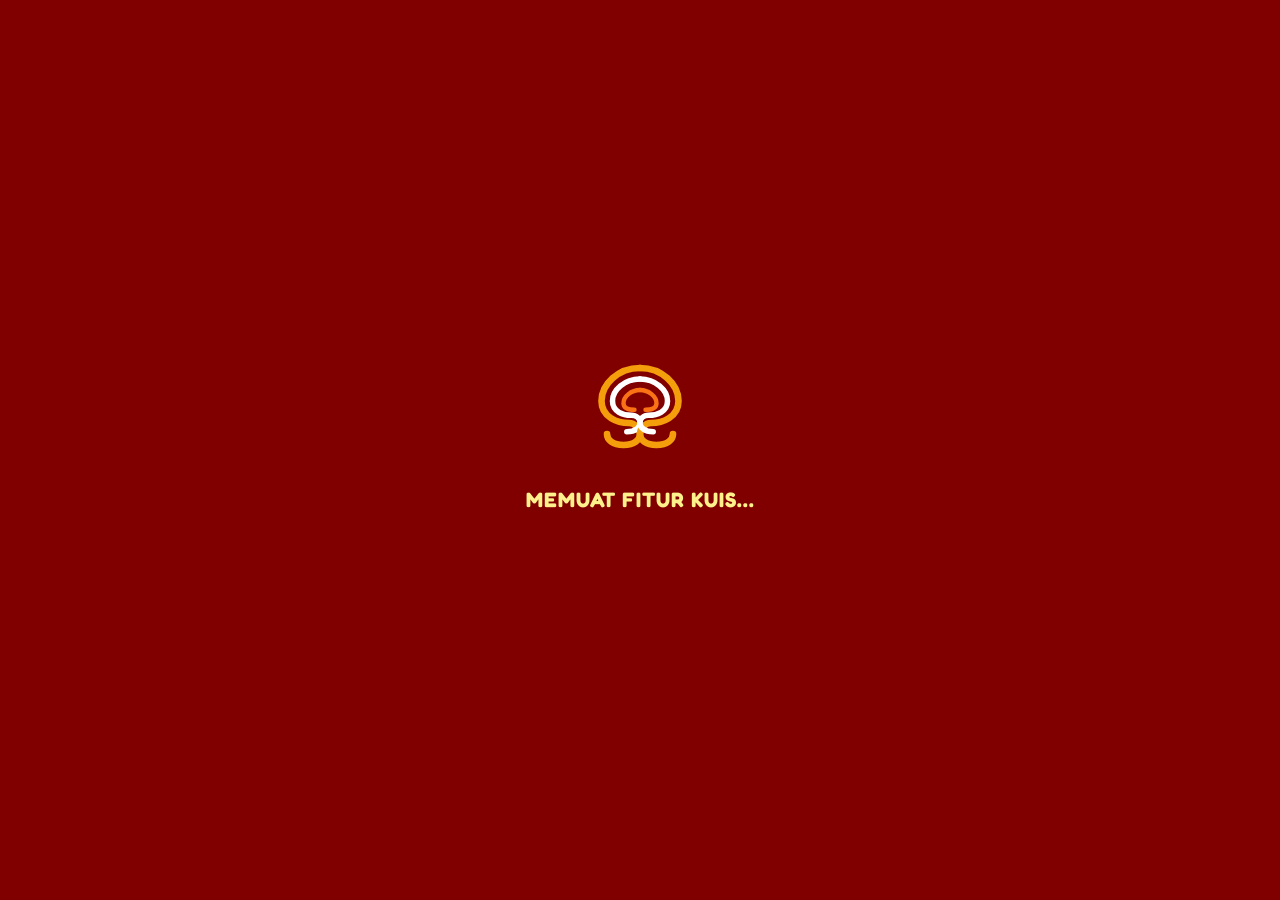
<file: melu-kuis.html>
<!DOCTYPE html>
<html lang="id">
<head>
  <meta charset="UTF-8">
  <meta name="viewport" content="width=device-width, initial-scale=1.0">
  <link rel="icon" type="image/png" href="krsduwur.png">
  <title>Melu Kuis - Seberapa Karangsari Kamu?</title>
  
  <!-- Fonts & Icons -->
  <link href="https://fonts.googleapis.com/css2?family=Fredoka:wght@400;600;700&family=Plus+Jakarta+Sans:wght@500;700;800&display=swap" rel="stylesheet">
  <link rel="stylesheet" href="https://cdnjs.cloudflare.com/ajax/libs/font-awesome/6.4.0/css/all.min.css">

  <style>
    :root {
      --primary-red: #800000;
      --accent-orange: #f97316;
      --accent-yellow: #f59e0b;
      --bg-playful: #fffbeb;
    }

    * { margin: 0; padding: 0; box-sizing: border-box; }
    
    body {
      font-family: 'Fredoka', 'Plus Jakarta Sans', sans-serif;
      background-color: var(--bg-playful);
      color: #1e293b;
      min-height: 100vh;
      display: flex;
      flex-direction: column;
      align-items: center;
      justify-content: center;
      overflow-x: hidden;
      padding: 20px;
    }

    /* ==================== LOADING ANIMATION OVERLAY ==================== */
    .kuis-loading-overlay {
      position: fixed;
      inset: 0;
      background: #800000;
      z-index: 99999;
      display: flex;
      flex-direction: column;
      align-items: center;
      justify-content: center;
      gap: 20px;
      color: #ffffff;
      transition: opacity 0.5s ease, visibility 0.5s ease;
    }

    .kuis-loading-overlay.hidden {
      opacity: 0;
      visibility: hidden;
    }

    /* SVG Batik Megamendung Animasi Pulsasi */
    .batik-megamendung-icon {
      width: 110px;
      height: 110px;
      animation: batikPulse 2s infinite ease-in-out;
    }

    @keyframes batikPulse {
      0% { transform: scale(0.95); filter: drop-shadow(0 0 8px rgba(245, 158, 11, 0.4)); }
      50% { transform: scale(1.1); filter: drop-shadow(0 0 20px rgba(245, 158, 11, 0.8)); }
      100% { transform: scale(0.95); filter: drop-shadow(0 0 8px rgba(245, 158, 11, 0.4)); }
    }

    .loading-title {
      font-size: 1.3rem;
      font-weight: 700;
      letter-spacing: 1px;
      color: #fef08a;
      text-align: center;
    }

    .loading-spinner-dots {
      display: flex;
      gap: 8px;
    }
    .dot {
      width: 12px;
      height: 12px;
      background: #ffffff;
      border-radius: 50%;
      animation: dotBounce 1.4s infinite ease-in-out both;
    }
    .dot:nth-child(1) { animation-delay: -0.32s; }
    .dot:nth-child(2) { animation-delay: -0.16s; }

    @keyframes dotBounce {
      0%, 80%, 100% { transform: scale(0); }
      40% { transform: scale(1); }
    }

    /* ==================== KONTEN KUIS SEGERA HADIR ==================== */
    .kuis-main-card {
      background: #ffffff;
      border: 4px solid #f97316;
      border-radius: 32px;
      padding: 45px 35px;
      max-width: 550px;
      width: 100%;
      text-align: center;
      box-shadow: 0 20px 40px rgba(249, 115, 22, 0.15);
      position: relative;
      animation: cardPop 0.6s cubic-bezier(0.34, 1.56, 0.64, 1);
    }

    @keyframes cardPop {
      0% { transform: scale(0.8); opacity: 0; }
      100% { transform: scale(1); opacity: 1; }
    }

    .coming-soon-badge {
      display: inline-block;
      background: #fef3c7;
      color: #d97706;
      font-weight: 700;
      font-size: 0.85rem;
      padding: 6px 16px;
      border-radius: 20px;
      margin-bottom: 20px;
      border: 2px solid #fde047;
    }

    .kuis-icon-header {
      font-size: 4.5rem;
      margin-bottom: 15px;
      display: inline-block;
      animation: bounceIcon 2s infinite alternate ease-in-out;
    }

    @keyframes bounceIcon {
      0% { transform: translateY(0); }
      100% { transform: translateY(-12px); }
    }

    .kuis-main-card h1 {
      font-size: 2.2rem;
      font-weight: 700;
      color: var(--primary-red);
      margin-bottom: 12px;
    }

    .kuis-main-card p {
      font-size: 1rem;
      color: #64748b;
      line-height: 1.6;
      margin-bottom: 30px;
      font-family: 'Plus Jakarta Sans', sans-serif;
    }

    .btn-back-home-playful {
      display: inline-flex;
      align-items: center;
      gap: 10px;
      background: linear-gradient(135deg, #f97316 0%, #ea580c 100%);
      color: #ffffff;
      font-size: 1rem;
      font-weight: 700;
      padding: 14px 28px;
      border-radius: 50px;
      text-decoration: none;
      box-shadow: 0 8px 20px rgba(249, 115, 22, 0.3);
      transition: all 0.25s ease;
    }

    .btn-back-home-playful:hover {
      transform: translateY(-3px);
      box-shadow: 0 12px 25px rgba(249, 115, 22, 0.4);
    }

    /* Floating Audio Control Button */
    .audio-control-btn {
      position: fixed;
      bottom: 20px;
      right: 20px;
      background: #ffffff;
      border: 2px solid #f97316;
      color: #ea580c;
      width: 48px;
      height: 48px;
      border-radius: 50%;
      display: flex;
      align-items: center;
      justify-content: center;
      font-size: 1.2rem;
      cursor: pointer;
      box-shadow: 0 4px 15px rgba(0, 0, 0, 0.1);
      z-index: 9999;
      transition: transform 0.2s ease;
    }
    .audio-control-btn:hover {
      transform: scale(1.1);
    }

    @media screen and (max-width: 600px) {
      .kuis-main-card { padding: 30px 20px; border-radius: 24px; }
      .kuis-main-card h1 { font-size: 1.7rem; }
      .kuis-icon-header { font-size: 3.5rem; }
    }
  </style>
</head>
<body>

  <!-- ==================== ELEMEN AUDIO CUSTOM ADMIN (LOOPING) ==================== -->
  <!-- 
    PENGATURAN AUDIO ADMIN:
    - Ganti src="..." di bawah dengan path/URL file musik lokal atau online milik Anda 
      (contoh: "assets/audio/game-backsound.mp3")
  -->
  <audio id="customGameSound" src="The Game Show Theme Music - Waderman - Human Music for Content Creator.mp3" preload="auto" loop></audio>

  <!-- Tombol Melanjutkan/Membungkam Audio untuk Pengguna -->
  <button type="button" class="audio-control-btn" id="toggleAudioBtn" onclick="toggleAudio()" title="Putar/Mute Musik">
    <i class="fa-solid fa-volume-high" id="audioIcon"></i>
  </button>

  <!-- ANIMASI LOADING MEMUAT FITUR KUIS (1X SAJA PER USER) -->
  <div class="kuis-loading-overlay" id="loadingOverlay">
    
    <!-- SVG Vector Batik Megamendung Khas Cirebon -->
    <svg class="batik-megamendung-icon" viewBox="0 0 100 100" fill="none" xmlns="http://www.w3.org/2000/svg">
      <path d="M50 10C30 10 15 25 15 40C15 55 30 60 40 60C45 60 50 65 50 70C50 75 45 80 35 80C25 80 20 75 20 70" stroke="#f59e0b" stroke-width="6" stroke-linecap="round"/>
      <path d="M50 20C36 20 25 30 25 40C25 50 35 53 42 53C47 53 50 56 50 60C50 64 46 68 38 68" stroke="#ffffff" stroke-width="5" stroke-linecap="round"/>
      <path d="M50 30C42 30 35 36 35 42C35 48 42 48 45 48" stroke="#f97316" stroke-width="4" stroke-linecap="round"/>
      <path d="M50 10C70 10 85 25 85 40C85 55 70 60 60 60C55 60 50 65 50 70C50 75 55 80 65 80C75 80 80 75 80 70" stroke="#f59e0b" stroke-width="6" stroke-linecap="round"/>
      <path d="M50 20C64 20 75 30 75 40C75 50 65 53 58 53C53 53 50 56 50 60C50 64 54 68 62 68" stroke="#ffffff" stroke-width="5" stroke-linecap="round"/>
      <path d="M50 30C58 30 65 36 65 42C65 48 58 48 55 48" stroke="#f97316" stroke-width="4" stroke-linecap="round"/>
    </svg>

    <div class="loading-title">MEMUAT FITUR KUIS...</div>
    <div class="loading-spinner-dots">
      <div class="dot"></div>
      <div class="dot"></div>
      <div class="dot"></div>
    </div>
  </div>

  <!-- KONTEN UTAMA KUIS (SEGERA HADIR) -->
  <main class="kuis-main-card">
   
    <div class="kuis-icon-header">🎮 🧩 🏆</div>
    <h1>Kuis Segera Hadir!</h1>
   
    <a href="index.html#kuis" class="btn-back-home-playful">
      <i class="fa-solid fa-house"></i> Kembali ke Beranda
    </a>
  </main>

  <!-- LOGIKA JAVASCRIPT LOADING PERTAMA KALI & KONTROL AUDIO LOOPING -->
  <script>
    // PENGATURAN VOLUME AUDIO UTAMA ADMIN (Nilai dari 0.0 sampai 1.0)
    // Contoh: 0.5 = Volume 50%
    const ADMIN_AUDIO_VOLUME = 0.5;

    document.addEventListener("DOMContentLoaded", function () {
      const overlay = document.getElementById("loadingOverlay");
      const hasLoadedBefore = localStorage.getItem("krs_kuis_loaded_once");

      // Coba jalankan backsound audio sejak awal
      initAudio();

      if (hasLoadedBefore === "true") {
        // Jika sudah pernah membuka sebelumnya, langsung hilangkan loading
        overlay.style.display = "none";
      } else {
        // Jika BARU PERTAMA KALI membuka:
        localStorage.setItem("krs_kuis_loaded_once", "true");

        // Tampilkan animasi loading selama 2.5 detik lalu sembunyikan secara halus
        setTimeout(function () {
          overlay.classList.add("hidden");
          setTimeout(function() {
            overlay.style.display = "none";
          }, 500);
        }, 2500);
      }
    });

    // FUNGSI INISIALISASI AUDIO & VOLUME
    function initAudio() {
      const audioEl = document.getElementById("customGameSound");
      if (!audioEl) return;

      audioEl.volume = Math.max(0, Math.min(1, ADMIN_AUDIO_VOLUME));

      // Putar audio (dengan mengantisipasi Autoplay Restriction browser)
      const playPromise = audioEl.play();
      if (playPromise !== undefined) {
        playPromise.catch(() => {
          // Jika diblokir oleh browser, putar otomatis begitu pengguna mengeklik di layar mana saja
          document.body.addEventListener("click", function () {
            audioEl.play().catch(() => {});
          }, { once: true });
        });
      }
    }

    // FUNGSI TOGGLE MUTE / UNMUTE MANUAL PENGGUNA
    function toggleAudio() {
      const audioEl = document.getElementById("customGameSound");
      const icon = document.getElementById("audioIcon");

      if (audioEl.paused) {
        audioEl.play();
        icon.className = "fa-solid fa-volume-high";
      } else {
        audioEl.pause();
        icon.className = "fa-solid fa-volume-xmark";
      }
    }
  </script>
</body>
</html>
</file>
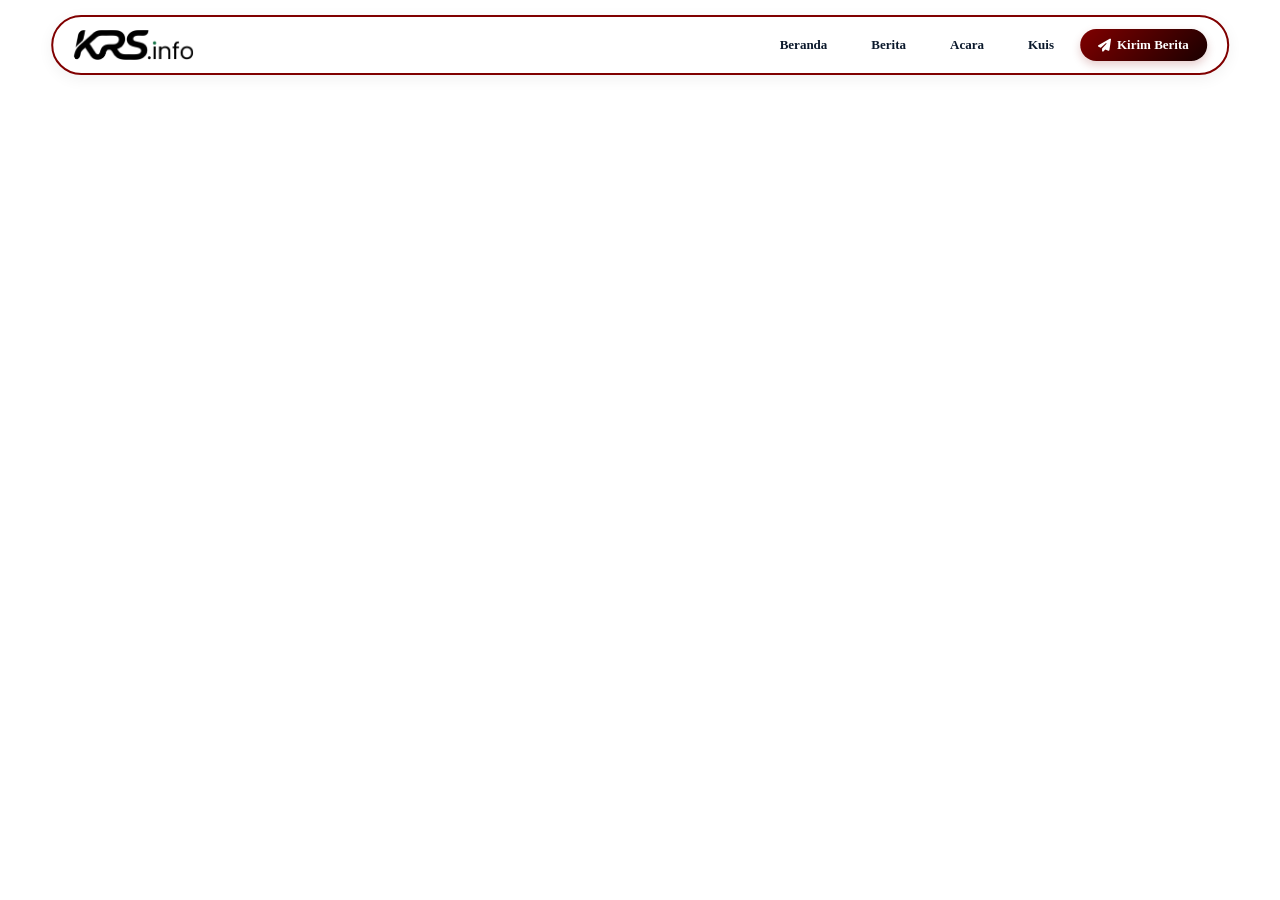
<file: navbar.html>
<!DOCTYPE html>
<html lang="id">
<head>
    <meta charset="UTF-8">
    <meta name="viewport" content="width=device-width, initial-scale=1.0">
    <title>Navbar KRS.info</title>
    <!-- FontAwesome untuk ikon hamburger dan pesawat -->
    <link rel="stylesheet" href="https://cdnjs.cloudflare.com/ajax/libs/font-awesome/6.4.0/css/all.min.css">
    
    <style>
  /* Navbar Utama - Terkunci Presisi di Tengah Atas */
  .navbar {
    position: fixed !important;
    top: 15px !important;
    left: 50% !important;
    transform: translateX(-50%) !important;
    z-index: 99999 !important;
    background-color: #ffffff !important;
    width: 92% !important;
    max-width: 1200px !important;
    border: 2px solid #800000 !important;
    border-radius: 50px !important;
    padding: 10px 20px !important;
    box-sizing: border-box !important;
    box-shadow: 0 4px 15px rgba(0, 0, 0, 0.06) !important;
  }

  .nav-container {
    display: flex !important;
    align-items: center !important;
    justify-content: space-between !important;
    position: relative !important;
    width: 100% !important;
  }

  /* Logo & Efek Kilau (Shimmer) */
  .nav-logo {
    display: flex;
    align-items: center;
    text-decoration: none;
  }

  .logo-shine-wrapper {
    position: relative;
    overflow: hidden;
    display: inline-flex;
    align-items: center;
    border-radius: 6px;
  }

  .logo-shine-wrapper img {
    height: 30px;
    width: auto;
    object-fit: contain;
    display: block;
  }

  .logo-shine-wrapper::after {
    content: '';
    position: absolute;
    top: -50%;
    left: -150%;
    width: 50%;
    height: 200%;
    background: linear-gradient(
      to right,
      rgba(255, 255, 255, 0) 0%,
      rgba(255, 255, 255, 0.6) 50%,
      rgba(255, 255, 255, 0) 100%
    );
    transform: rotate(30deg);
    animation: logoShimmer 3s infinite ease-in-out;
  }

  @keyframes logoShimmer {
    0% { left: -150%; }
    20% { left: 150%; }
    100% { left: 150%; }
  }

  /* Tampilan Menu (Desktop Default) */
  .nav-links {
    display: flex;
    list-style: none;
    gap: 8px;
    margin: 0;
    padding: 0;
    align-items: center;
  }

  .nav-links li a:not(.btn-kirim) {
    text-decoration: none;
    color: #0b192c;
    font-weight: 600;
    font-size: 13px;
    padding: 8px 16px;
    border-radius: 50px;
    border: 2px solid transparent;
    transition: all 0.2s ease-in-out;
    display: inline-block;
  }

  .nav-links li a.active:not(.btn-kirim) {
    border-color: #800000 !important;
    color: #800000 !important;
  }

  .btn-kirim {
    background: linear-gradient(135deg, #800000, #1a0000) !important;
    color: #ffffff !important;
    padding: 8px 18px !important;
    border-radius: 50px !important;
    text-decoration: none !important;
    font-weight: 600 !important;
    font-size: 13px !important;
    box-shadow: 0 4px 10px rgba(128, 0, 0, 0.2) !important;
    display: inline-flex !important;
    align-items: center !important;
    gap: 6px !important;
  }

  /* Tombol Hamburger */
  .hamburger {
    display: none !important;
    background: none;
    border: none;
    color: #800000;
    font-size: 20px;
    cursor: pointer;
    padding: 4px;
  }

  /* ==================== RESPONSIF MOBILE (< 768px) ==================== */
  @media screen and (max-width: 768px) {
    .navbar {
      width: 90% !important;
      padding: 8px 16px !important;
      border-radius: 35px !important;
    }

    .hamburger {
      display: block !important;
    }

    /* Menu Dropdown Mobile Rapi, Presisi di Bawah Kapsul Navbar */
    .nav-links {
      position: absolute !important;
      top: calc(100% + 12px) !important;
      right: 0 !important;
      left: auto !important;
      width: 220px !important;
      background-color: #ffffff !important;
      flex-direction: column !important;
      align-items: stretch !important;
      padding: 14px !important;
      border: 2px solid #800000 !important;
      border-radius: 18px !important;
      box-shadow: 0 15px 35px rgba(0, 0, 0, 0.15) !important;
      
      opacity: 0;
      visibility: hidden;
      transform: translateY(-8px);
      transition: all 0.25s cubic-bezier(0.4, 0, 0.2, 1);
      gap: 8px !important;
      box-sizing: border-box !important;
      z-index: 999999 !important;
    }

    .nav-links.active {
      opacity: 1 !important;
      visibility: visible !important;
      transform: translateY(0) !important;
    }

    .nav-links li {
      width: 100%;
      margin: 0;
    }

    .nav-links li a:not(.btn-kirim) {
      width: 100%;
      display: block;
      padding: 9px 12px;
      font-size: 13px !important;
      color: #0b192c;
      border-radius: 10px;
      box-sizing: border-box;
    }

    .nav-links li a:not(.btn-kirim):hover {
      background: rgba(128, 0, 0, 0.05);
      color: #800000;
    }

    .btn-kirim {
      width: 100% !important;
      justify-content: center !important;
      margin-top: 4px !important;
      padding: 10px 16px !important;
      box-sizing: border-box !important;
    }
  }
</style>
</head>
<body>

    <nav class="navbar" id="mainNav">
        <div class="nav-container">
            <!-- Logo dengan Efek Kilau (Shimmer) -->
            <a href="index.html" class="nav-logo">
                <div class="logo-shine-wrapper">
                    <img src="krs.png" alt="Logo KRS.info" />
                </div>
            </a>

            <ul class="nav-links" id="menu">
                <li><a href="index.html#home">Beranda</a></li>
                <li><a href="index.html#Berita">Berita</a></li>
                <li><a href="index.html#agenda">Acara</a></li>
                <li><a href="index.html#kuis">Kuis</a></li>
                <li>
                    <a href="javascript:void(0);" onclick="handleKirimBerita('kirim-berita.html')" class="btn-kirim">
                        <i class="fa-solid fa-paper-plane"></i> Kirim Berita
                    </a>
                </li>
            </ul>
            
            <!-- Tombol Hamburger -->
            <button class="hamburger" id="hamburger" aria-label="Toggle Menu" type="button">
                <i class="fa-solid fa-bars-staggered"></i>
            </button>
        </div>
    </nav>

    <script>
        document.addEventListener('DOMContentLoaded', function() {
            const hamburger = document.getElementById('hamburger');
            const menu = document.getElementById('menu');

            if (hamburger && menu) {
                hamburger.addEventListener('click', function(e) {
                    e.stopPropagation();
                    menu.classList.toggle('active');
                });
            }

            document.addEventListener('click', function(event) {
                const navbar = document.getElementById('mainNav');
                if (navbar && menu && !navbar.contains(event.target)) {
                    menu.classList.remove('active');
                }
            });
        });

        function handleKirimBerita(targetUrl) {
            const menu = document.getElementById('menu');
            if (menu) {
                menu.classList.remove('active');
            }
            bukaModalProtokol(targetUrl);
        }

        function bukaModalProtokol(url) {
            const existingModal = document.getElementById('protocolModal');
            if (existingModal) existingModal.remove();

            const modalOverlay = document.createElement('div');
            modalOverlay.id = 'protocolModal';
            modalOverlay.className = 'modal-17an-overlay';

            modalOverlay.innerHTML = `
                <div class="protocol-box">
                    <div class="protocol-header">
                        <h4><i class="fa-solid fa-triangle-exclamation"></i> Protokol Pengiriman Berita</h4>
                    </div>
                    <div class="protocol-body">
                        <div class="protocol-content-text">
                            <h5>Ketentuan Layanan & Publikasi</h5>
                            <p>Dengan melanjutkan ke lembar formulir pengiriman berita KRS.info, Anda menyetujui seluruh ketentuan dan kode etik jurnalistik warga yang berlaku di wilayah Karangsari.</p>
                            <h5>Kebijakan Data</h5>
                            <p>Pastikan informasi, foto, atau video yang dikirimkan dapat dipertanggungjawabkan kebenarannya dan tidak mengandung unsur SARA.</p>
                        </div>
                    </div>
                    <div class="protocol-footer">
                        <button type="button" class="btn-cancel-proto" onclick="document.getElementById('protocolModal').remove()">Batal</button>
                        <a href="${url}" target="_blank" class="btn-proceed-proto" onclick="document.getElementById('protocolModal').remove()">
                            Setuju & Lanjutkan <i class="fa-solid fa-arrow-right"></i>
                        </a>
                    </div>
                </div>
            `;

            document.body.appendChild(modalOverlay);
        }
    </script>
</body>
</html>
</file>
